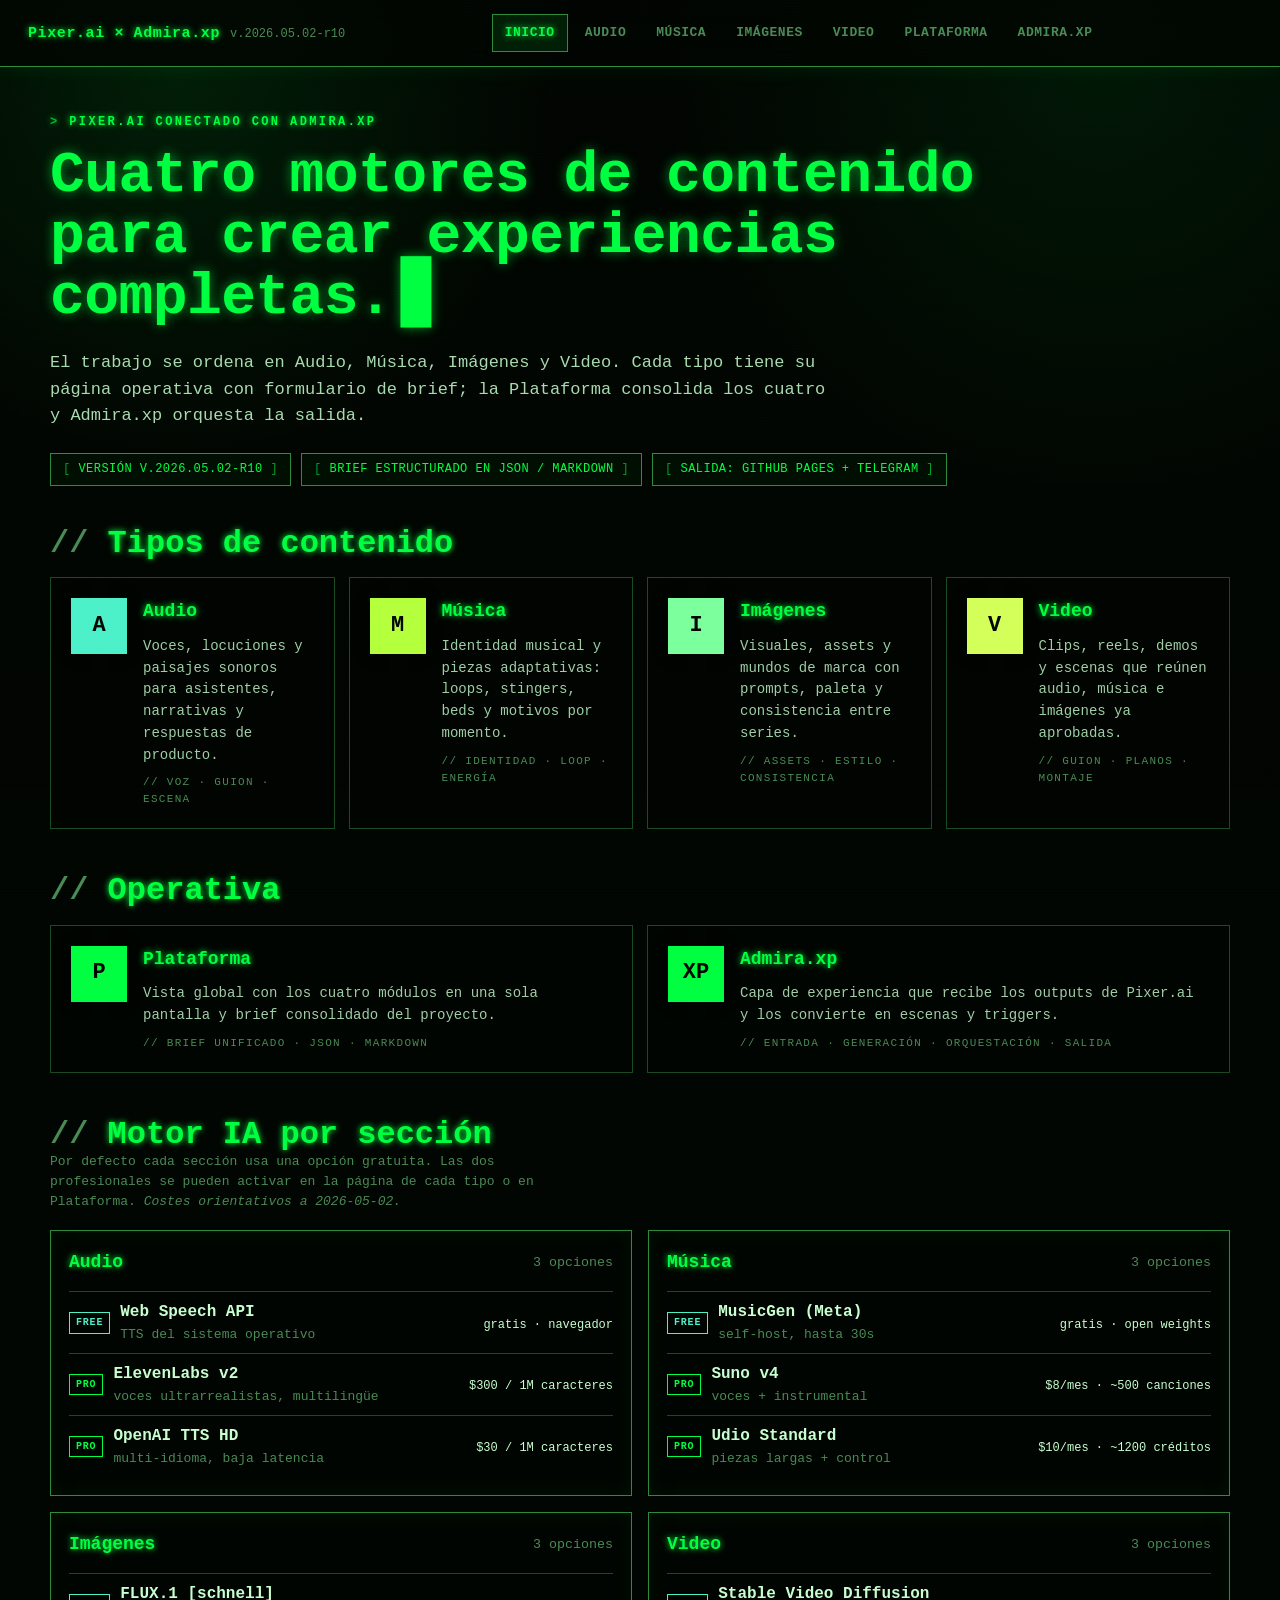
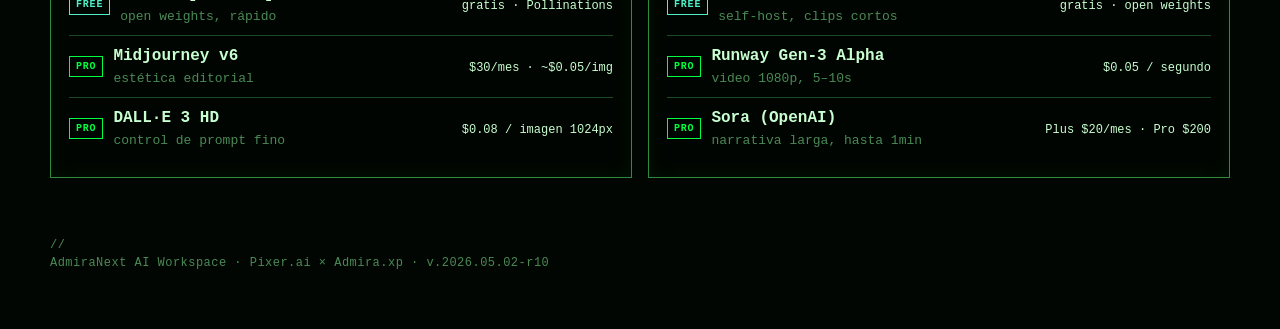
<file: v.2026.05.02-r10/index.html>
<!DOCTYPE html>
<html lang="es">
<head>
  <meta charset="utf-8">
  <meta name="viewport" content="width=device-width, initial-scale=1">
  <title>Pixer.ai x Admira.xp | Contenidos IA</title>
  <meta name="description" content="Menu operativo para crear contenidos de Audio, Musica, Imagenes y Video desde Pixer.ai conectados con Admira.xp.">
  <link rel="stylesheet" href="styles.css">
</head>
<body data-page="home">
  <canvas id="matrix-rain" aria-hidden="true"></canvas>
  <header class="topnav">
    <div class="brand"><a href="index.html" class="brand-link"><span class="brand-name">Pixer.ai × Admira.xp</span><span class="brand-version">v.2026.05.02-r10</span></a></div>
    <nav class="primary-nav">
      <a href="index.html" data-nav="home">Inicio</a>
      <a href="audio.html" data-nav="audio">Audio</a>
      <a href="musica.html" data-nav="musica">Música</a>
      <a href="imagenes.html" data-nav="imagenes">Imágenes</a>
      <a href="video.html" data-nav="video">Video</a>
      <a href="plataforma.html" data-nav="plataforma">Plataforma</a>
      <a href="admira-xp.html" data-nav="admira-xp">Admira.xp</a>
    </nav>
    <div class="topnav-actions"></div>
  </header>

  <header class="page-head">
    <p class="eyebrow home">Pixer.ai conectado con Admira.xp</p>
    <h1>Cuatro motores de contenido para crear experiencias completas.</h1>
    <p class="lead">El trabajo se ordena en Audio, Música, Imágenes y Video. Cada tipo tiene su página operativa con formulario de brief; la Plataforma consolida los cuatro y Admira.xp orquesta la salida.</p>
    <div class="topbar">
      <span class="pill">Versión v.2026.05.02-r10</span>
      <span class="pill">Brief estructurado en JSON / Markdown</span>
      <span class="pill">Salida: GitHub Pages + Telegram</span>
    </div>
  </header>

  <main>
    <section>
      <h2>Tipos de contenido</h2>
      <div class="home-grid">
        <a class="home-card" href="audio.html">
          <span class="badge audio">A</span>
          <div>
            <h3>Audio</h3>
            <p>Voces, locuciones y paisajes sonoros para asistentes, narrativas y respuestas de producto.</p>
            <small>voz · guion · escena</small>
          </div>
        </a>
        <a class="home-card" href="musica.html">
          <span class="badge music">M</span>
          <div>
            <h3>Música</h3>
            <p>Identidad musical y piezas adaptativas: loops, stingers, beds y motivos por momento.</p>
            <small>identidad · loop · energía</small>
          </div>
        </a>
        <a class="home-card" href="imagenes.html">
          <span class="badge image">I</span>
          <div>
            <h3>Imágenes</h3>
            <p>Visuales, assets y mundos de marca con prompts, paleta y consistencia entre series.</p>
            <small>assets · estilo · consistencia</small>
          </div>
        </a>
        <a class="home-card" href="video.html">
          <span class="badge video">V</span>
          <div>
            <h3>Video</h3>
            <p>Clips, reels, demos y escenas que reúnen audio, música e imágenes ya aprobadas.</p>
            <small>guion · planos · montaje</small>
          </div>
        </a>
      </div>
    </section>

    <section>
      <h2>Operativa</h2>
      <div class="home-grid">
        <a class="home-card" href="plataforma.html">
          <span class="badge platform">P</span>
          <div>
            <h3>Plataforma</h3>
            <p>Vista global con los cuatro módulos en una sola pantalla y brief consolidado del proyecto.</p>
            <small>brief unificado · JSON · Markdown</small>
          </div>
        </a>
        <a class="home-card" href="admira-xp.html">
          <span class="badge xp">XP</span>
          <div>
            <h3>Admira.xp</h3>
            <p>Capa de experiencia que recibe los outputs de Pixer.ai y los convierte en escenas y triggers.</p>
            <small>entrada · generación · orquestación · salida</small>
          </div>
        </a>
      </div>
    </section>

    <section>
      <div class="platform-head">
        <div>
          <h2>Motor IA por sección</h2>
          <p class="meta" style="color: var(--muted);">Por defecto cada sección usa una opción gratuita. Las dos profesionales se pueden activar en la página de cada tipo o en Plataforma. <em>Costes orientativos a 2026-05-02.</em></p>
        </div>
      </div>
      <div class="platform-grid" data-motor-catalog></div>
    </section>
  </main>

  <footer>
    <p>AdmiraNext AI Workspace · Pixer.ai × Admira.xp · v.2026.05.02-r10</p>
  </footer>

  <script src="matrix-rain.js"></script>
  <script src="app.js"></script>
</body>
</html>
</file>
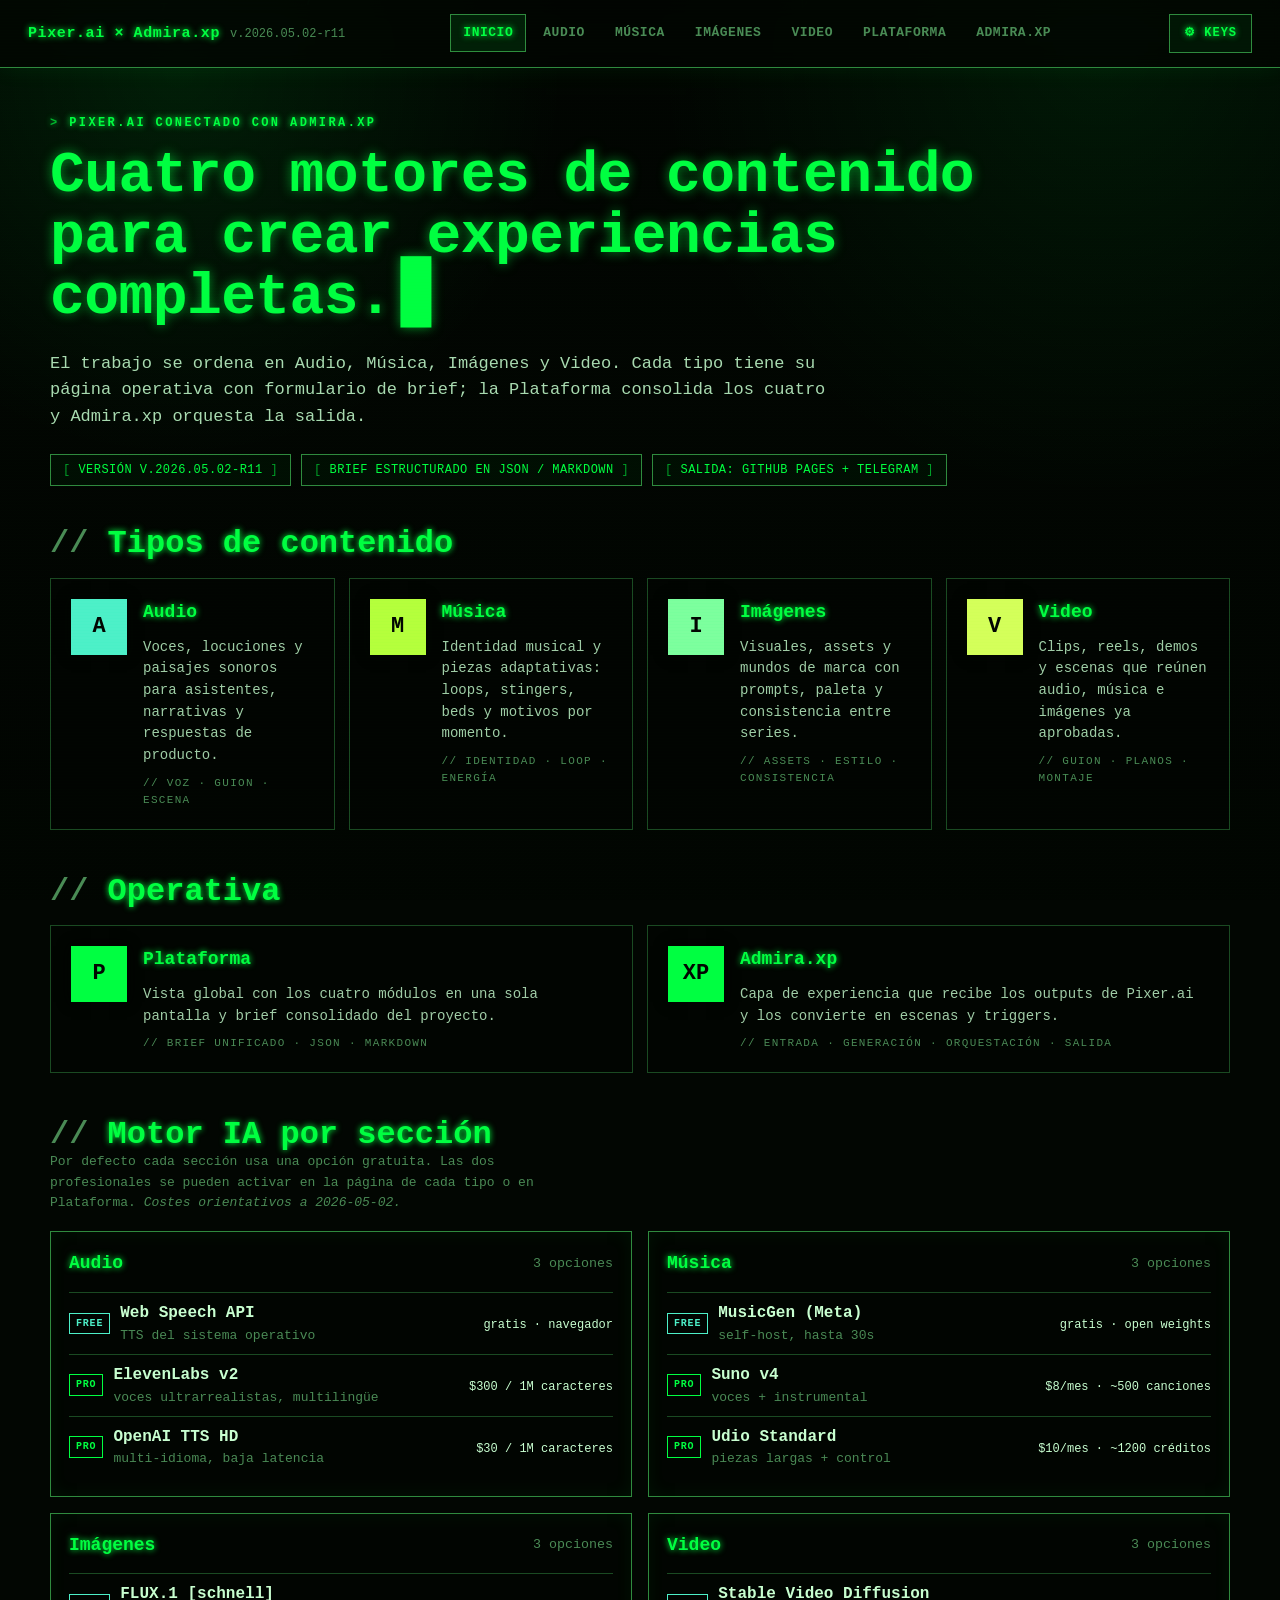
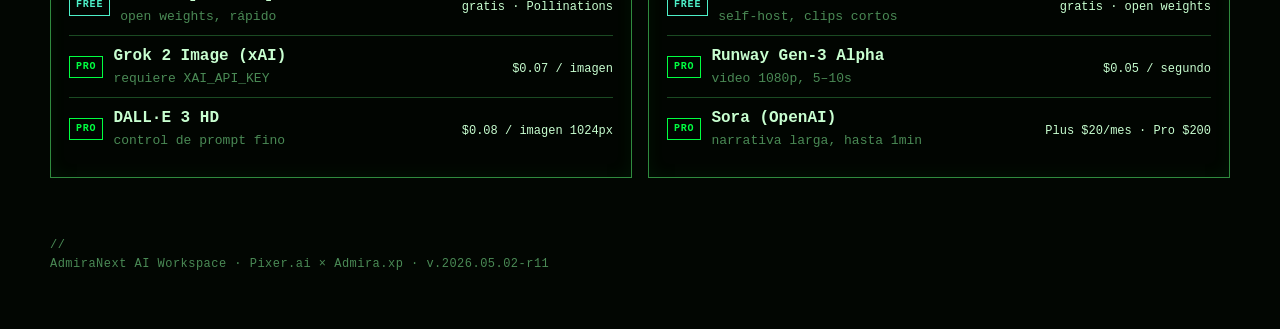
<file: v.2026.05.02-r11/index.html>
<!DOCTYPE html>
<html lang="es">
<head>
  <meta charset="utf-8">
  <meta name="viewport" content="width=device-width, initial-scale=1">
  <title>Pixer.ai x Admira.xp | Contenidos IA</title>
  <meta name="description" content="Menu operativo para crear contenidos de Audio, Musica, Imagenes y Video desde Pixer.ai conectados con Admira.xp.">
  <link rel="stylesheet" href="styles.css">
</head>
<body data-page="home">
  <canvas id="matrix-rain" aria-hidden="true"></canvas>
  <header class="topnav">
    <div class="brand"><a href="index.html" class="brand-link"><span class="brand-name">Pixer.ai × Admira.xp</span><span class="brand-version">v.2026.05.02-r11</span></a></div>
    <nav class="primary-nav">
      <a href="index.html" data-nav="home">Inicio</a>
      <a href="audio.html" data-nav="audio">Audio</a>
      <a href="musica.html" data-nav="musica">Música</a>
      <a href="imagenes.html" data-nav="imagenes">Imágenes</a>
      <a href="video.html" data-nav="video">Video</a>
      <a href="plataforma.html" data-nav="plataforma">Plataforma</a>
      <a href="admira-xp.html" data-nav="admira-xp">Admira.xp</a>
    </nav>
    <div class="topnav-actions">
      <button type="button" class="btn" id="openSettings" title="API keys">⚙ KEYS</button>
      </div>
  </header>

  <header class="page-head">
    <p class="eyebrow home">Pixer.ai conectado con Admira.xp</p>
    <h1>Cuatro motores de contenido para crear experiencias completas.</h1>
    <p class="lead">El trabajo se ordena en Audio, Música, Imágenes y Video. Cada tipo tiene su página operativa con formulario de brief; la Plataforma consolida los cuatro y Admira.xp orquesta la salida.</p>
    <div class="topbar">
      <span class="pill">Versión v.2026.05.02-r11</span>
      <span class="pill">Brief estructurado en JSON / Markdown</span>
      <span class="pill">Salida: GitHub Pages + Telegram</span>
    </div>
  </header>

  <main>
    <section>
      <h2>Tipos de contenido</h2>
      <div class="home-grid">
        <a class="home-card" href="audio.html">
          <span class="badge audio">A</span>
          <div>
            <h3>Audio</h3>
            <p>Voces, locuciones y paisajes sonoros para asistentes, narrativas y respuestas de producto.</p>
            <small>voz · guion · escena</small>
          </div>
        </a>
        <a class="home-card" href="musica.html">
          <span class="badge music">M</span>
          <div>
            <h3>Música</h3>
            <p>Identidad musical y piezas adaptativas: loops, stingers, beds y motivos por momento.</p>
            <small>identidad · loop · energía</small>
          </div>
        </a>
        <a class="home-card" href="imagenes.html">
          <span class="badge image">I</span>
          <div>
            <h3>Imágenes</h3>
            <p>Visuales, assets y mundos de marca con prompts, paleta y consistencia entre series.</p>
            <small>assets · estilo · consistencia</small>
          </div>
        </a>
        <a class="home-card" href="video.html">
          <span class="badge video">V</span>
          <div>
            <h3>Video</h3>
            <p>Clips, reels, demos y escenas que reúnen audio, música e imágenes ya aprobadas.</p>
            <small>guion · planos · montaje</small>
          </div>
        </a>
      </div>
    </section>

    <section>
      <h2>Operativa</h2>
      <div class="home-grid">
        <a class="home-card" href="plataforma.html">
          <span class="badge platform">P</span>
          <div>
            <h3>Plataforma</h3>
            <p>Vista global con los cuatro módulos en una sola pantalla y brief consolidado del proyecto.</p>
            <small>brief unificado · JSON · Markdown</small>
          </div>
        </a>
        <a class="home-card" href="admira-xp.html">
          <span class="badge xp">XP</span>
          <div>
            <h3>Admira.xp</h3>
            <p>Capa de experiencia que recibe los outputs de Pixer.ai y los convierte en escenas y triggers.</p>
            <small>entrada · generación · orquestación · salida</small>
          </div>
        </a>
      </div>
    </section>

    <section>
      <div class="platform-head">
        <div>
          <h2>Motor IA por sección</h2>
          <p class="meta" style="color: var(--muted);">Por defecto cada sección usa una opción gratuita. Las dos profesionales se pueden activar en la página de cada tipo o en Plataforma. <em>Costes orientativos a 2026-05-02.</em></p>
        </div>
      </div>
      <div class="platform-grid" data-motor-catalog></div>
    </section>
  </main>

  <footer>
    <p>AdmiraNext AI Workspace · Pixer.ai × Admira.xp · v.2026.05.02-r11</p>
  </footer>

  <dialog id="keysModal" class="keys-modal">
    <form method="dialog" class="keys-form">
      <h3>⚙ API KEYS</h3>
      <p class="keys-warn">Las claves se guardan solo en este navegador (localStorage). No se envían a ningún servidor de Pixer.ai.</p>
      <div class="field"><label for="key-elevenlabs">ElevenLabs API Key</label><input id="key-elevenlabs" type="password" autocomplete="off" placeholder="sk_..."></div>
      <div class="field"><label for="key-elevenlabs-voice">ElevenLabs Voice ID</label><input id="key-elevenlabs-voice" type="text" autocomplete="off" placeholder="EXAVITQu4vr4xnSDxMaL (Bella · default)"></div>
      <div class="field"><label for="key-xai">xAI / Grok API Key</label><input id="key-xai" type="password" autocomplete="off" placeholder="xai-..."></div>
      <div class="keys-actions">
        <button type="button" class="btn primary" id="saveKeys">Guardar</button>
        <button type="button" class="btn" id="clearKeys">Borrar todas</button>
        <button type="button" class="btn" id="closeKeys">Cerrar</button>
      </div>
    </form>
  </dialog>
  <script src="matrix-rain.js"></script>
  <script src="app.js"></script>
</body>
</html>
</file>
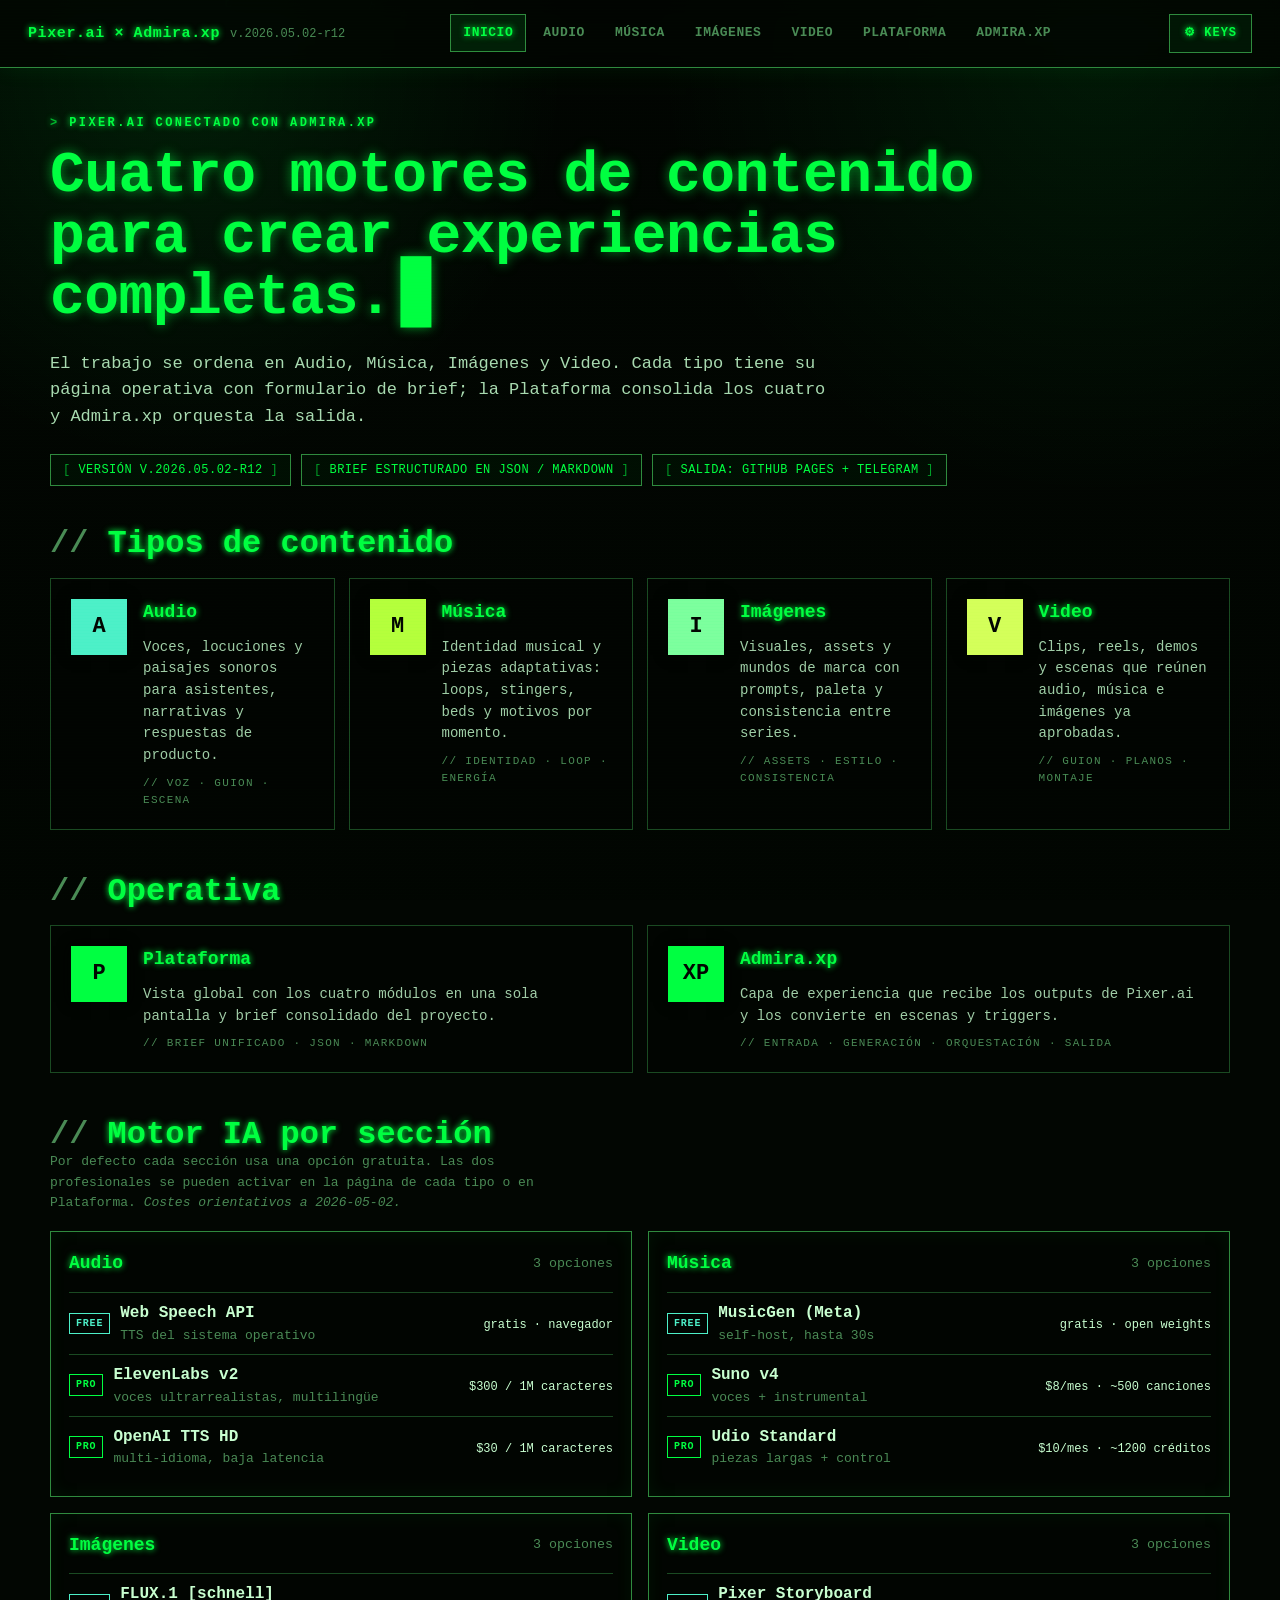
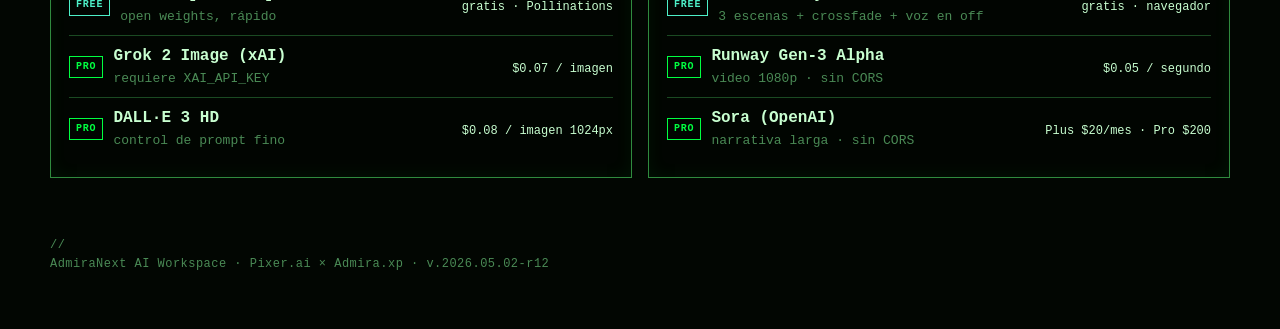
<file: v.2026.05.02-r12/index.html>
<!DOCTYPE html>
<html lang="es">
<head>
  <meta charset="utf-8">
  <meta name="viewport" content="width=device-width, initial-scale=1">
  <title>Pixer.ai x Admira.xp | Contenidos IA</title>
  <meta name="description" content="Menu operativo para crear contenidos de Audio, Musica, Imagenes y Video desde Pixer.ai conectados con Admira.xp.">
  <link rel="stylesheet" href="styles.css">
</head>
<body data-page="home">
  <canvas id="matrix-rain" aria-hidden="true"></canvas>
  <header class="topnav">
    <div class="brand"><a href="index.html" class="brand-link"><span class="brand-name">Pixer.ai × Admira.xp</span><span class="brand-version">v.2026.05.02-r12</span></a></div>
    <nav class="primary-nav">
      <a href="index.html" data-nav="home">Inicio</a>
      <a href="audio.html" data-nav="audio">Audio</a>
      <a href="musica.html" data-nav="musica">Música</a>
      <a href="imagenes.html" data-nav="imagenes">Imágenes</a>
      <a href="video.html" data-nav="video">Video</a>
      <a href="plataforma.html" data-nav="plataforma">Plataforma</a>
      <a href="admira-xp.html" data-nav="admira-xp">Admira.xp</a>
    </nav>
    <div class="topnav-actions">
      <button type="button" class="btn" id="openSettings" title="API keys">⚙ KEYS</button>
      </div>
  </header>

  <header class="page-head">
    <p class="eyebrow home">Pixer.ai conectado con Admira.xp</p>
    <h1>Cuatro motores de contenido para crear experiencias completas.</h1>
    <p class="lead">El trabajo se ordena en Audio, Música, Imágenes y Video. Cada tipo tiene su página operativa con formulario de brief; la Plataforma consolida los cuatro y Admira.xp orquesta la salida.</p>
    <div class="topbar">
      <span class="pill">Versión v.2026.05.02-r12</span>
      <span class="pill">Brief estructurado en JSON / Markdown</span>
      <span class="pill">Salida: GitHub Pages + Telegram</span>
    </div>
  </header>

  <main>
    <section>
      <h2>Tipos de contenido</h2>
      <div class="home-grid">
        <a class="home-card" href="audio.html">
          <span class="badge audio">A</span>
          <div>
            <h3>Audio</h3>
            <p>Voces, locuciones y paisajes sonoros para asistentes, narrativas y respuestas de producto.</p>
            <small>voz · guion · escena</small>
          </div>
        </a>
        <a class="home-card" href="musica.html">
          <span class="badge music">M</span>
          <div>
            <h3>Música</h3>
            <p>Identidad musical y piezas adaptativas: loops, stingers, beds y motivos por momento.</p>
            <small>identidad · loop · energía</small>
          </div>
        </a>
        <a class="home-card" href="imagenes.html">
          <span class="badge image">I</span>
          <div>
            <h3>Imágenes</h3>
            <p>Visuales, assets y mundos de marca con prompts, paleta y consistencia entre series.</p>
            <small>assets · estilo · consistencia</small>
          </div>
        </a>
        <a class="home-card" href="video.html">
          <span class="badge video">V</span>
          <div>
            <h3>Video</h3>
            <p>Clips, reels, demos y escenas que reúnen audio, música e imágenes ya aprobadas.</p>
            <small>guion · planos · montaje</small>
          </div>
        </a>
      </div>
    </section>

    <section>
      <h2>Operativa</h2>
      <div class="home-grid">
        <a class="home-card" href="plataforma.html">
          <span class="badge platform">P</span>
          <div>
            <h3>Plataforma</h3>
            <p>Vista global con los cuatro módulos en una sola pantalla y brief consolidado del proyecto.</p>
            <small>brief unificado · JSON · Markdown</small>
          </div>
        </a>
        <a class="home-card" href="admira-xp.html">
          <span class="badge xp">XP</span>
          <div>
            <h3>Admira.xp</h3>
            <p>Capa de experiencia que recibe los outputs de Pixer.ai y los convierte en escenas y triggers.</p>
            <small>entrada · generación · orquestación · salida</small>
          </div>
        </a>
      </div>
    </section>

    <section>
      <div class="platform-head">
        <div>
          <h2>Motor IA por sección</h2>
          <p class="meta" style="color: var(--muted);">Por defecto cada sección usa una opción gratuita. Las dos profesionales se pueden activar en la página de cada tipo o en Plataforma. <em>Costes orientativos a 2026-05-02.</em></p>
        </div>
      </div>
      <div class="platform-grid" data-motor-catalog></div>
    </section>
  </main>

  <footer>
    <p>AdmiraNext AI Workspace · Pixer.ai × Admira.xp · v.2026.05.02-r12</p>
  </footer>

  <dialog id="keysModal" class="keys-modal">
    <form method="dialog" class="keys-form">
      <h3>⚙ API KEYS</h3>
      <p class="keys-warn">Las claves se guardan solo en este navegador (localStorage). No se envían a ningún servidor de Pixer.ai.</p>
      <div class="field"><label for="key-elevenlabs">ElevenLabs API Key</label><input id="key-elevenlabs" type="password" autocomplete="off" placeholder="sk_..."></div>
      <div class="field"><label for="key-elevenlabs-voice">ElevenLabs Voice ID</label><input id="key-elevenlabs-voice" type="text" autocomplete="off" placeholder="EXAVITQu4vr4xnSDxMaL (Bella · default)"></div>
      <div class="field"><label for="key-xai">xAI / Grok API Key</label><input id="key-xai" type="password" autocomplete="off" placeholder="xai-..."></div>
      <div class="keys-actions">
        <button type="button" class="btn primary" id="saveKeys">Guardar</button>
        <button type="button" class="btn" id="clearKeys">Borrar todas</button>
        <button type="button" class="btn" id="closeKeys">Cerrar</button>
      </div>
    </form>
  </dialog>
  <script src="matrix-rain.js"></script>
  <script src="app.js"></script>
</body>
</html>
</file>
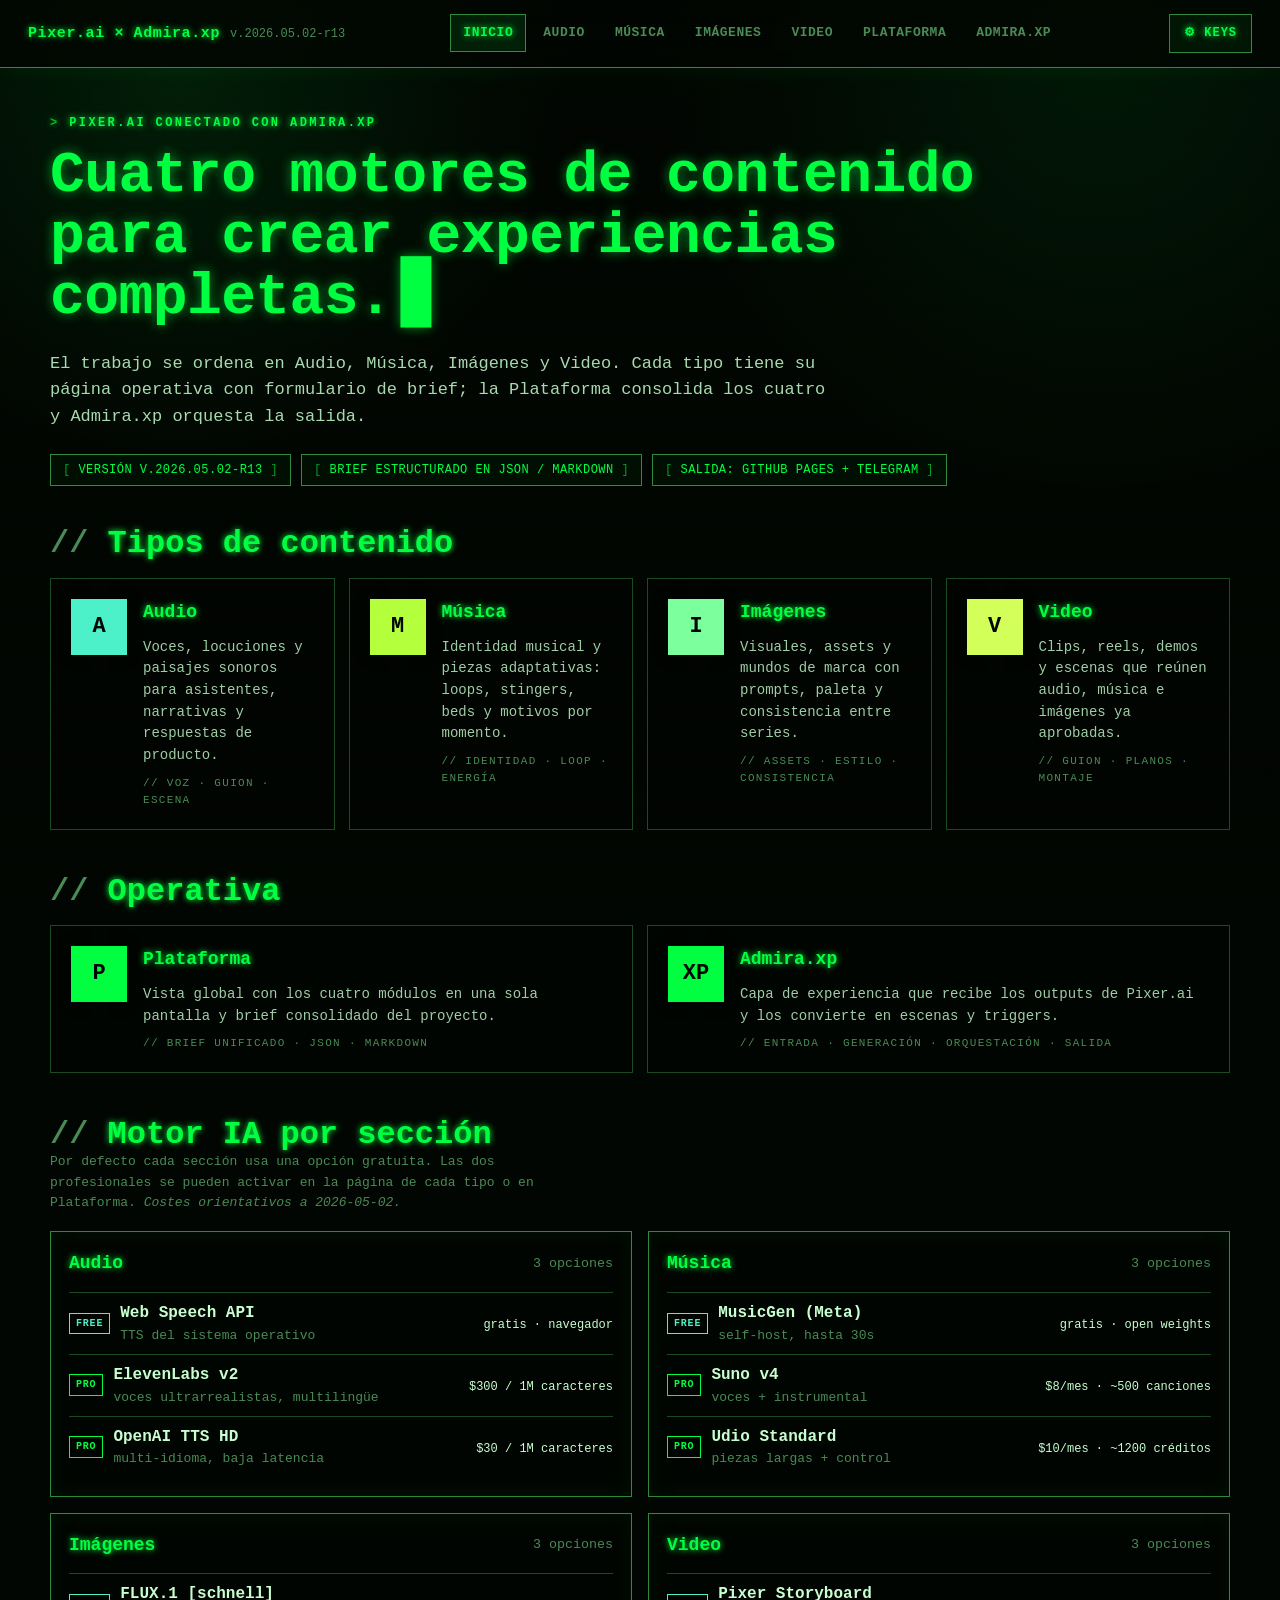
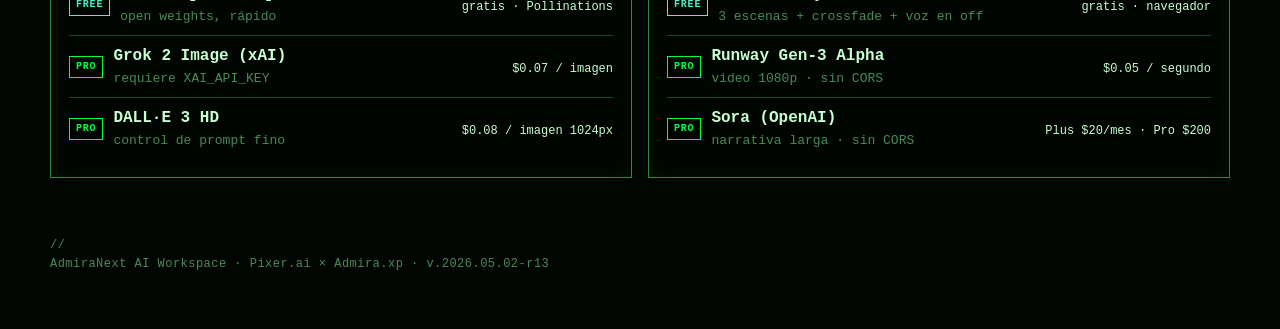
<file: v.2026.05.02-r13/index.html>
<!DOCTYPE html>
<html lang="es">
<head>
  <meta charset="utf-8">
  <meta name="viewport" content="width=device-width, initial-scale=1">
  <title>Pixer.ai x Admira.xp | Contenidos IA</title>
  <meta name="description" content="Menu operativo para crear contenidos de Audio, Musica, Imagenes y Video desde Pixer.ai conectados con Admira.xp.">
  <link rel="stylesheet" href="styles.css">
</head>
<body data-page="home">
  <canvas id="matrix-rain" aria-hidden="true"></canvas>
  <header class="topnav">
    <div class="brand"><a href="index.html" class="brand-link"><span class="brand-name">Pixer.ai × Admira.xp</span><span class="brand-version">v.2026.05.02-r13</span></a></div>
    <nav class="primary-nav">
      <a href="index.html" data-nav="home">Inicio</a>
      <a href="audio.html" data-nav="audio">Audio</a>
      <a href="musica.html" data-nav="musica">Música</a>
      <a href="imagenes.html" data-nav="imagenes">Imágenes</a>
      <a href="video.html" data-nav="video">Video</a>
      <a href="plataforma.html" data-nav="plataforma">Plataforma</a>
      <a href="admira-xp.html" data-nav="admira-xp">Admira.xp</a>
    </nav>
    <div class="topnav-actions">
      <button type="button" class="btn" id="openSettings" title="API keys">⚙ KEYS</button>
      </div>
  </header>

  <header class="page-head">
    <p class="eyebrow home">Pixer.ai conectado con Admira.xp</p>
    <h1>Cuatro motores de contenido para crear experiencias completas.</h1>
    <p class="lead">El trabajo se ordena en Audio, Música, Imágenes y Video. Cada tipo tiene su página operativa con formulario de brief; la Plataforma consolida los cuatro y Admira.xp orquesta la salida.</p>
    <div class="topbar">
      <span class="pill">Versión v.2026.05.02-r13</span>
      <span class="pill">Brief estructurado en JSON / Markdown</span>
      <span class="pill">Salida: GitHub Pages + Telegram</span>
    </div>
  </header>

  <main>
    <section>
      <h2>Tipos de contenido</h2>
      <div class="home-grid">
        <a class="home-card" href="audio.html">
          <span class="badge audio">A</span>
          <div>
            <h3>Audio</h3>
            <p>Voces, locuciones y paisajes sonoros para asistentes, narrativas y respuestas de producto.</p>
            <small>voz · guion · escena</small>
          </div>
        </a>
        <a class="home-card" href="musica.html">
          <span class="badge music">M</span>
          <div>
            <h3>Música</h3>
            <p>Identidad musical y piezas adaptativas: loops, stingers, beds y motivos por momento.</p>
            <small>identidad · loop · energía</small>
          </div>
        </a>
        <a class="home-card" href="imagenes.html">
          <span class="badge image">I</span>
          <div>
            <h3>Imágenes</h3>
            <p>Visuales, assets y mundos de marca con prompts, paleta y consistencia entre series.</p>
            <small>assets · estilo · consistencia</small>
          </div>
        </a>
        <a class="home-card" href="video.html">
          <span class="badge video">V</span>
          <div>
            <h3>Video</h3>
            <p>Clips, reels, demos y escenas que reúnen audio, música e imágenes ya aprobadas.</p>
            <small>guion · planos · montaje</small>
          </div>
        </a>
      </div>
    </section>

    <section>
      <h2>Operativa</h2>
      <div class="home-grid">
        <a class="home-card" href="plataforma.html">
          <span class="badge platform">P</span>
          <div>
            <h3>Plataforma</h3>
            <p>Vista global con los cuatro módulos en una sola pantalla y brief consolidado del proyecto.</p>
            <small>brief unificado · JSON · Markdown</small>
          </div>
        </a>
        <a class="home-card" href="admira-xp.html">
          <span class="badge xp">XP</span>
          <div>
            <h3>Admira.xp</h3>
            <p>Capa de experiencia que recibe los outputs de Pixer.ai y los convierte en escenas y triggers.</p>
            <small>entrada · generación · orquestación · salida</small>
          </div>
        </a>
      </div>
    </section>

    <section>
      <div class="platform-head">
        <div>
          <h2>Motor IA por sección</h2>
          <p class="meta" style="color: var(--muted);">Por defecto cada sección usa una opción gratuita. Las dos profesionales se pueden activar en la página de cada tipo o en Plataforma. <em>Costes orientativos a 2026-05-02.</em></p>
        </div>
      </div>
      <div class="platform-grid" data-motor-catalog></div>
    </section>
  </main>

  <footer>
    <p>AdmiraNext AI Workspace · Pixer.ai × Admira.xp · v.2026.05.02-r13</p>
  </footer>

  <dialog id="keysModal" class="keys-modal">
    <form method="dialog" class="keys-form">
      <h3>⚙ API KEYS</h3>
      <p class="keys-warn">Las claves se guardan solo en este navegador (localStorage). No se envían a ningún servidor de Pixer.ai.</p>
      <div class="field"><label for="key-elevenlabs">ElevenLabs API Key</label><input id="key-elevenlabs" type="password" autocomplete="off" placeholder="sk_..."></div>
      <div class="field"><label for="key-elevenlabs-voice">ElevenLabs Voice ID</label><input id="key-elevenlabs-voice" type="text" autocomplete="off" placeholder="EXAVITQu4vr4xnSDxMaL (Bella · default)"></div>
      <div class="field"><label for="key-xai">xAI / Grok API Key</label><input id="key-xai" type="password" autocomplete="off" placeholder="xai-..."></div>
      <div class="keys-actions">
        <button type="button" class="btn primary" id="saveKeys">Guardar</button>
        <button type="button" class="btn" id="clearKeys">Borrar todas</button>
        <button type="button" class="btn" id="closeKeys">Cerrar</button>
      </div>
    </form>
  </dialog>
  <script src="matrix-rain.js"></script>
  <script src="app.js"></script>
</body>
</html>
</file>
<file: v.2026.05.02-r10/styles.css>
:root {
  color-scheme: dark;
  --bg: #020602;
  --panel: #061a08;
  --panel-2: #082410;
  --ink: #c8ffd0;
  --muted: #4a8a55;
  --line: #1a4a22;
  --line-bright: #2f8a3e;
  --audio: #4df0c8;
  --music: #b5ff3c;
  --image: #7dff9e;
  --video: #d4ff5a;
  --xp: #00ff41;
  --matrix: #00ff41;
  --matrix-deep: #00b82e;
  --glow: 0 0 6px currentColor;
}
* { box-sizing: border-box; }
html { scroll-behavior: smooth; }
body {
  margin: 0;
  font-family: "JetBrains Mono", "IBM Plex Mono", "Fira Code", ui-monospace, SFMono-Regular, Menlo, Consolas, monospace;
  background: var(--bg);
  color: var(--ink);
  line-height: 1.55;
  position: relative;
  overflow-x: hidden;
}

/* Digital rain canvas */
#matrix-rain {
  position: fixed;
  inset: 0;
  width: 100%;
  height: 100%;
  z-index: -2;
  pointer-events: none;
  opacity: .35;
}

/* Background tint over rain */
body::before {
  content: "";
  position: fixed;
  inset: 0;
  z-index: -1;
  pointer-events: none;
  background:
    radial-gradient(circle at 14% 8%, rgba(0, 255, 65, .10), transparent 28%),
    radial-gradient(circle at 86% 6%, rgba(0, 255, 65, .08), transparent 32%),
    linear-gradient(180deg, rgba(2,6,2,.55), rgba(2,6,2,.78) 46%, rgba(2,6,2,.55));
}

/* CRT scanlines */
body::after {
  content: "";
  position: fixed;
  inset: 0;
  z-index: 200;
  pointer-events: none;
  background: repeating-linear-gradient(
    180deg,
    rgba(0, 255, 65, .035) 0px,
    rgba(0, 255, 65, .035) 1px,
    transparent 1px,
    transparent 3px
  );
  mix-blend-mode: overlay;
}

a { color: inherit; }

::selection { background: var(--matrix); color: #020602; text-shadow: none; }

/* Scrollbar */
::-webkit-scrollbar { width: 8px; height: 8px; }
::-webkit-scrollbar-track { background: #020602; }
::-webkit-scrollbar-thumb { background: var(--matrix-deep); border-radius: 0; }
::-webkit-scrollbar-thumb:hover { background: var(--matrix); }

/* Topnav común */
.topnav {
  position: sticky;
  top: 0;
  z-index: 50;
  display: grid;
  grid-template-columns: auto 1fr auto;
  gap: 18px;
  align-items: center;
  padding: 14px 28px;
  background: rgba(2, 6, 2, .82);
  backdrop-filter: blur(10px);
  -webkit-backdrop-filter: blur(10px);
  border-bottom: 1px solid var(--line-bright);
  box-shadow: 0 0 24px rgba(0, 255, 65, .08);
}
.brand-link { display: inline-flex; align-items: baseline; gap: 10px; text-decoration: none; }
.brand-name { font-weight: 700; letter-spacing: .04em; font-size: 15px; color: var(--matrix); text-shadow: var(--glow); }
.brand-version { color: var(--muted); font-size: 12px; }
.primary-nav { display: flex; flex-wrap: wrap; gap: 4px; justify-content: center; }
.primary-nav a {
  padding: 8px 12px;
  border-radius: 0;
  text-decoration: none;
  color: var(--muted);
  font-size: 13px;
  font-weight: 600;
  letter-spacing: .04em;
  border: 1px solid transparent;
  text-transform: uppercase;
}
.primary-nav a:hover { color: var(--matrix); background: rgba(0,255,65,.06); text-shadow: var(--glow); }
body[data-page="home"] .primary-nav a[data-nav="home"],
body[data-page="audio"] .primary-nav a[data-nav="audio"],
body[data-page="musica"] .primary-nav a[data-nav="musica"],
body[data-page="imagenes"] .primary-nav a[data-nav="imagenes"],
body[data-page="video"] .primary-nav a[data-nav="video"],
body[data-page="plataforma"] .primary-nav a[data-nav="plataforma"],
body[data-page="admira-xp"] .primary-nav a[data-nav="admira-xp"] {
  color: var(--matrix);
  background: rgba(0,255,65,.10);
  border-color: var(--line-bright);
  text-shadow: var(--glow);
}
.topnav-actions { display: flex; gap: 8px; align-items: center; }
.btn-back, .btn {
  border: 1px solid var(--line-bright);
  background: rgba(0,255,65,.06);
  color: var(--matrix);
  font: inherit;
  font-size: 12px;
  font-weight: 700;
  letter-spacing: .08em;
  text-transform: uppercase;
  padding: 9px 14px;
  border-radius: 0;
  cursor: pointer;
  text-decoration: none;
  display: inline-flex;
  align-items: center;
  gap: 6px;
  text-shadow: var(--glow);
}
.btn:hover, .btn-back:hover { background: rgba(0,255,65,.14); border-color: var(--matrix); box-shadow: var(--glow); }
.btn.primary { background: var(--matrix); color: #020602; border-color: var(--matrix); text-shadow: none; box-shadow: var(--glow); }
.btn.primary:hover { filter: brightness(1.15); }

/* Botón REPRODUCIR — destacado */
.btn.play {
  background: var(--matrix);
  color: #020602;
  border: 2px solid var(--matrix);
  font-size: 14px;
  font-weight: 800;
  letter-spacing: .14em;
  padding: 12px 22px;
  text-shadow: none;
  box-shadow: 0 0 12px rgba(0,255,65,.7), 0 0 32px rgba(0,255,65,.35);
  animation: play-pulse 1.6s ease-in-out infinite;
}
.btn.play:hover {
  filter: brightness(1.18);
  box-shadow: 0 0 18px rgba(0,255,65,.9), 0 0 48px rgba(0,255,65,.55);
  transform: translateY(-1px);
}
@keyframes play-pulse {
  0%, 100% { box-shadow: 0 0 12px rgba(0,255,65,.7), 0 0 32px rgba(0,255,65,.35); }
  50%      { box-shadow: 0 0 18px rgba(0,255,65,.9), 0 0 56px rgba(0,255,65,.55); }
}

/* Player area (output real: audio/musica/imagen/video) */
.player-area { margin-top: 22px; }
.player-card {
  border: 1px solid var(--matrix);
  border-radius: 0;
  background: rgba(0,0,0,.78);
  padding: 18px;
  box-shadow: 0 0 24px rgba(0,255,65,.18) inset, 0 0 18px rgba(0,255,65,.10);
  display: grid;
  gap: 12px;
}
.player-head {
  font-size: 13px;
  font-weight: 800;
  letter-spacing: .12em;
  text-transform: uppercase;
  color: var(--matrix);
  text-shadow: var(--glow);
  border-bottom: 1px dashed var(--line-bright);
  padding-bottom: 8px;
}
.player-body {
  margin: 0;
  padding: 12px;
  background: #000;
  border: 1px solid var(--line-bright);
  color: var(--matrix);
  font-family: inherit;
  font-size: 12px;
  line-height: 1.55;
  white-space: pre-wrap;
  word-break: break-word;
  text-shadow: 0 0 4px rgba(0,255,65,.6);
}
.player-foot { color: var(--muted); font-size: 11px; letter-spacing: .04em; }
.player-msg { color: var(--matrix); font-size: 13px; }
.player-img-wrap { position: relative; min-height: 160px; display: grid; place-items: center; border: 1px dashed var(--line-bright); padding: 6px; }
.player-img { max-width: 100%; height: auto; display: block; border: 1px solid var(--matrix); box-shadow: 0 0 18px rgba(0,255,65,.30); }
.player-loading { color: var(--matrix); font-size: 12px; letter-spacing: .12em; animation: blink 1s steps(2) infinite; position: absolute; }

main, header.page-head, footer { width: min(1180px, calc(100% - 40px)); margin: 0 auto; position: relative; }
header.page-head { padding: 46px 0 18px; }
.eyebrow {
  margin: 0 0 14px;
  font-size: 12px;
  font-weight: 700;
  letter-spacing: .2em;
  text-transform: uppercase;
  text-shadow: var(--glow);
}
.eyebrow::before { content: "> "; opacity: .7; }
.eyebrow.audio { color: var(--audio); }
.eyebrow.music { color: var(--music); }
.eyebrow.image { color: var(--image); }
.eyebrow.video { color: var(--video); }
.eyebrow.xp { color: var(--xp); }
.eyebrow.home { color: var(--matrix); }
h1 {
  margin: 0;
  max-width: 960px;
  font-size: clamp(32px, 5.2vw, 58px);
  line-height: 1.05;
  letter-spacing: -.01em;
  color: var(--matrix);
  text-shadow: 0 0 12px rgba(0,255,65,.55);
  font-weight: 700;
}
h1::after {
  content: "▋";
  display: inline-block;
  margin-left: .15em;
  color: var(--matrix);
  animation: blink 1s steps(2) infinite;
}
@keyframes blink { 50% { opacity: 0; } }
.lead { margin: 22px 0 0; max-width: 780px; color: var(--ink); font-size: clamp(15px, 1.5vw, 17px); opacity: .85; }
.topbar { display: flex; flex-wrap: wrap; gap: 10px; margin-top: 24px; }
.pill {
  border: 1px solid var(--line-bright);
  border-radius: 0;
  padding: 6px 12px;
  color: var(--matrix);
  background: rgba(0,255,65,.04);
  font-size: 12px;
  letter-spacing: .04em;
  text-transform: uppercase;
}
.pill::before { content: "[ "; opacity: .6; }
.pill::after { content: " ]"; opacity: .6; }
section { padding: 22px 0; }
h2 {
  margin: 0 0 16px;
  font-size: clamp(22px, 2.8vw, 32px);
  line-height: 1.1;
  color: var(--matrix);
  text-shadow: var(--glow);
  font-weight: 700;
}
h2::before { content: "// "; color: var(--muted); text-shadow: none; }
h3 { margin: 0 0 10px; font-size: 18px; color: var(--matrix); text-shadow: var(--glow); font-weight: 700; }
p { margin: 0; }

/* Home: cards */
.home-grid { display: grid; grid-template-columns: repeat(auto-fit, minmax(260px, 1fr)); gap: 14px; }
.home-card {
  display: grid;
  grid-template-columns: 56px 1fr;
  gap: 16px;
  padding: 20px;
  border: 1px solid var(--line);
  border-radius: 0;
  background: rgba(2, 6, 2, .82);
  text-decoration: none;
  color: inherit;
  transition: border-color .15s, transform .15s, background .15s, box-shadow .15s;
  position: relative;
}
.home-card:hover {
  transform: translateY(-2px);
  background: rgba(0, 25, 8, .92);
  border-color: var(--matrix);
  box-shadow: 0 0 24px rgba(0,255,65,.20);
}
.home-card .badge {
  display: inline-flex; align-items: center; justify-content: center;
  width: 56px; height: 56px;
  border-radius: 0;
  font-weight: 800;
  font-size: 22px;
  font-family: inherit;
  color: #020602;
  text-shadow: none;
  box-shadow: 0 0 12px currentColor;
}
.home-card .badge.audio { background: var(--audio); color: #020602; }
.home-card .badge.music { background: var(--music); color: #020602; }
.home-card .badge.image { background: var(--image); color: #020602; }
.home-card .badge.video { background: var(--video); color: #020602; }
.home-card .badge.xp { background: var(--xp); color: #020602; }
.home-card .badge.platform { background: var(--matrix); color: #020602; }
.home-card p { color: var(--ink); opacity: .8; margin-top: 4px; font-size: 14px; }
.home-card small { color: var(--muted); font-size: 11px; letter-spacing: .12em; text-transform: uppercase; display: block; margin-top: 8px; }
.home-card small::before { content: "// "; }

/* Modulo formulario (Audio/Musica/Imagenes/Video) */
.module {
  border: 1px solid var(--line-bright);
  border-radius: 0;
  background: rgba(2, 6, 2, .85);
  padding: 22px;
  box-shadow: 0 0 18px rgba(0,255,65,.06) inset;
}
.module-head { display: flex; align-items: center; justify-content: space-between; gap: 12px; margin-bottom: 14px; }
.module-head h3 { margin: 0; }
.module small { color: var(--muted); }
.module .accent { width: 10px; height: 10px; border-radius: 0; display: inline-block; margin-right: 8px; vertical-align: middle; box-shadow: 0 0 8px currentColor; }
.module form { display: grid; gap: 12px; }
.field { display: grid; gap: 6px; }
.field label { font-size: 11px; font-weight: 700; letter-spacing: .12em; text-transform: uppercase; color: var(--matrix); text-shadow: var(--glow); }
.field label::before { content: "> "; opacity: .7; }
.field input, .field select, .field textarea {
  width: 100%;
  padding: 10px 12px;
  border-radius: 0;
  border: 1px solid var(--line-bright);
  background: rgba(0, 0, 0, .55);
  color: var(--ink);
  font: inherit;
  font-size: 13px;
}
.field textarea { min-height: 80px; resize: vertical; }
.field input:focus, .field select:focus, .field textarea:focus {
  outline: none;
  border-color: var(--matrix);
  background: rgba(0, 0, 0, .85);
  box-shadow: 0 0 12px rgba(0,255,65,.30);
  color: var(--matrix);
}
.field input::placeholder, .field textarea::placeholder { color: var(--muted); opacity: .7; }
.row2 { display: grid; grid-template-columns: 1fr 1fr; gap: 10px; }
.chips { display: flex; flex-wrap: wrap; gap: 6px; }
.chip {
  display: inline-flex; align-items: center; gap: 6px;
  padding: 6px 10px; border-radius: 0;
  border: 1px solid var(--line-bright); background: rgba(0,255,65,.04);
  color: var(--muted); font-size: 12px; cursor: pointer; user-select: none;
  letter-spacing: .04em; text-transform: uppercase;
}
.chip input { display: none; }
.chip.active { color: var(--matrix); border-color: var(--matrix); background: rgba(0,255,65,.14); text-shadow: var(--glow); box-shadow: 0 0 8px rgba(0,255,65,.20); }

/* Selector de motor IA */
.motor-section { margin-bottom: 14px; }
.motor-section .motor-head { display: flex; align-items: baseline; justify-content: space-between; gap: 10px; margin-bottom: 8px; flex-wrap: wrap; }
.motor-section .motor-title { font-size: 11px; font-weight: 700; letter-spacing: .12em; text-transform: uppercase; color: var(--matrix); text-shadow: var(--glow); }
.motor-section .motor-title::before { content: "> "; opacity: .7; }
.motor-section .motor-disclaimer { font-size: 11px; color: var(--muted); opacity: .8; }
.motor-grid { display: grid; grid-template-columns: repeat(3, minmax(0, 1fr)); gap: 8px; }
.motor-opt { position: relative; }
.motor-opt input { position: absolute; inset: 0; opacity: 0; cursor: pointer; }
.motor-opt > label {
  display: block;
  border: 1px solid var(--line-bright);
  border-radius: 0;
  padding: 10px 12px;
  background: rgba(0,255,65,.03);
  cursor: pointer;
  transition: border-color .15s, background .15s, box-shadow .15s;
  text-transform: none;
  letter-spacing: 0;
  font-size: 12px;
  color: var(--ink);
  font-weight: 400;
}
.motor-opt > label:hover { border-color: var(--matrix); background: rgba(0,255,65,.06); }
.motor-opt input:checked + label { border-color: var(--matrix); background: rgba(0,255,65,.14); box-shadow: 0 0 12px rgba(0,255,65,.25); }
.motor-name { display: flex; align-items: center; gap: 6px; font-weight: 700; font-size: 13px; color: var(--matrix); text-shadow: var(--glow); }
.motor-tag { font-size: 10px; font-weight: 800; letter-spacing: .08em; text-transform: uppercase; padding: 2px 6px; border-radius: 0; border: 1px solid currentColor; }
.motor-tag.free { color: var(--audio); }
.motor-tag.pro { color: var(--xp); }
.motor-cost { display: block; margin-top: 4px; font-size: 12px; color: var(--ink); font-family: inherit; }
.motor-desc { display: block; margin-top: 2px; font-size: 11px; color: var(--muted); }
@media (max-width: 720px) { .motor-grid { grid-template-columns: 1fr; } }

/* Brief output */
.brief-area {
  margin-top: 22px;
  border: 1px solid var(--line-bright);
  border-radius: 0;
  background: rgba(0,0,0,.6);
  padding: 18px;
  box-shadow: 0 0 18px rgba(0,255,65,.08) inset;
}
.brief-head { display: flex; align-items: center; justify-content: space-between; gap: 12px; flex-wrap: wrap; margin-bottom: 12px; }
.brief-head h3 { margin: 0; font-size: 16px; }
.brief-head h3::before { content: "[OK] "; color: var(--matrix); opacity: .8; }
.brief-actions { display: flex; gap: 8px; flex-wrap: wrap; }
pre.brief {
  margin: 0;
  padding: 14px;
  background: #000;
  border: 1px solid var(--line-bright);
  border-radius: 0;
  color: var(--matrix);
  font-family: inherit;
  font-size: 12px;
  line-height: 1.55;
  max-height: 460px;
  overflow: auto;
  white-space: pre-wrap;
  word-break: break-word;
  text-shadow: 0 0 4px rgba(0,255,65,.6);
}

/* Plataforma grid */
.platform-grid { display: grid; grid-template-columns: repeat(2, minmax(0, 1fr)); gap: 16px; }
.platform-head { display: flex; flex-wrap: wrap; gap: 12px; align-items: end; justify-content: space-between; margin-bottom: 18px; }
.platform-head h2 { margin: 0; }
.platform-head .meta { color: var(--muted); font-size: 13px; max-width: 540px; }

/* Admira.xp page */
.xp-flow { display: grid; gap: 12px; margin-top: 18px; grid-template-columns: repeat(auto-fit, minmax(220px, 1fr)); }
.xp-step {
  border: 1px solid var(--line-bright);
  border-radius: 0;
  padding: 16px;
  background: linear-gradient(180deg, rgba(0,255,65,.10), rgba(2,6,2,.92));
  box-shadow: 0 0 14px rgba(0,255,65,.06);
}
.xp-step strong { display: block; margin-bottom: 6px; color: var(--matrix); text-shadow: var(--glow); }
.xp-step p { color: var(--ink); opacity: .82; font-size: 13px; }
.xp-roles { display: grid; grid-template-columns: repeat(auto-fit, minmax(220px, 1fr)); gap: 14px; margin-top: 14px; }
.xp-role {
  border: 1px solid var(--line);
  border-radius: 0;
  padding: 16px;
  background: rgba(2,6,2,.85);
}
.xp-role h4 { margin: 0 0 6px; font-size: 14px; color: var(--matrix); text-shadow: var(--glow); }
.xp-role p { color: var(--ink); opacity: .8; font-size: 13px; }

.toast {
  position: fixed; bottom: 22px; left: 50%; transform: translateX(-50%);
  background: var(--matrix); color: #020602;
  padding: 10px 16px; border-radius: 0; font-weight: 700; font-size: 13px;
  letter-spacing: .08em; text-transform: uppercase;
  box-shadow: 0 0 24px rgba(0,255,65,.55);
  opacity: 0; pointer-events: none; transition: opacity .18s;
  z-index: 100;
}
.toast.show { opacity: 1; }

footer { padding: 36px 0 56px; color: var(--muted); font-size: 12px; letter-spacing: .04em; }
footer::before { content: "// "; }

@media (max-width: 880px) {
  .topnav { grid-template-columns: 1fr auto; padding: 12px 18px; }
  .primary-nav { grid-column: 1 / -1; justify-content: flex-start; overflow-x: auto; flex-wrap: nowrap; }
  .platform-grid { grid-template-columns: 1fr; }
  .row2 { grid-template-columns: 1fr; }
}
</file>
<file: v.2026.05.02-r11/styles.css>
:root {
  color-scheme: dark;
  --bg: #020602;
  --panel: #061a08;
  --panel-2: #082410;
  --ink: #c8ffd0;
  --muted: #4a8a55;
  --line: #1a4a22;
  --line-bright: #2f8a3e;
  --audio: #4df0c8;
  --music: #b5ff3c;
  --image: #7dff9e;
  --video: #d4ff5a;
  --xp: #00ff41;
  --matrix: #00ff41;
  --matrix-deep: #00b82e;
  --glow: 0 0 6px currentColor;
}
* { box-sizing: border-box; }
html { scroll-behavior: smooth; }
body {
  margin: 0;
  font-family: "JetBrains Mono", "IBM Plex Mono", "Fira Code", ui-monospace, SFMono-Regular, Menlo, Consolas, monospace;
  background: var(--bg);
  color: var(--ink);
  line-height: 1.55;
  position: relative;
  overflow-x: hidden;
}

/* Digital rain canvas */
#matrix-rain {
  position: fixed;
  inset: 0;
  width: 100%;
  height: 100%;
  z-index: -2;
  pointer-events: none;
  opacity: .35;
}

/* Background tint over rain */
body::before {
  content: "";
  position: fixed;
  inset: 0;
  z-index: -1;
  pointer-events: none;
  background:
    radial-gradient(circle at 14% 8%, rgba(0, 255, 65, .10), transparent 28%),
    radial-gradient(circle at 86% 6%, rgba(0, 255, 65, .08), transparent 32%),
    linear-gradient(180deg, rgba(2,6,2,.55), rgba(2,6,2,.78) 46%, rgba(2,6,2,.55));
}

/* CRT scanlines */
body::after {
  content: "";
  position: fixed;
  inset: 0;
  z-index: 200;
  pointer-events: none;
  background: repeating-linear-gradient(
    180deg,
    rgba(0, 255, 65, .035) 0px,
    rgba(0, 255, 65, .035) 1px,
    transparent 1px,
    transparent 3px
  );
  mix-blend-mode: overlay;
}

a { color: inherit; }

::selection { background: var(--matrix); color: #020602; text-shadow: none; }

/* Scrollbar */
::-webkit-scrollbar { width: 8px; height: 8px; }
::-webkit-scrollbar-track { background: #020602; }
::-webkit-scrollbar-thumb { background: var(--matrix-deep); border-radius: 0; }
::-webkit-scrollbar-thumb:hover { background: var(--matrix); }

/* Topnav común */
.topnav {
  position: sticky;
  top: 0;
  z-index: 50;
  display: grid;
  grid-template-columns: auto 1fr auto;
  gap: 18px;
  align-items: center;
  padding: 14px 28px;
  background: rgba(2, 6, 2, .82);
  backdrop-filter: blur(10px);
  -webkit-backdrop-filter: blur(10px);
  border-bottom: 1px solid var(--line-bright);
  box-shadow: 0 0 24px rgba(0, 255, 65, .08);
}
.brand-link { display: inline-flex; align-items: baseline; gap: 10px; text-decoration: none; }
.brand-name { font-weight: 700; letter-spacing: .04em; font-size: 15px; color: var(--matrix); text-shadow: var(--glow); }
.brand-version { color: var(--muted); font-size: 12px; }
.primary-nav { display: flex; flex-wrap: wrap; gap: 4px; justify-content: center; }
.primary-nav a {
  padding: 8px 12px;
  border-radius: 0;
  text-decoration: none;
  color: var(--muted);
  font-size: 13px;
  font-weight: 600;
  letter-spacing: .04em;
  border: 1px solid transparent;
  text-transform: uppercase;
}
.primary-nav a:hover { color: var(--matrix); background: rgba(0,255,65,.06); text-shadow: var(--glow); }
body[data-page="home"] .primary-nav a[data-nav="home"],
body[data-page="audio"] .primary-nav a[data-nav="audio"],
body[data-page="musica"] .primary-nav a[data-nav="musica"],
body[data-page="imagenes"] .primary-nav a[data-nav="imagenes"],
body[data-page="video"] .primary-nav a[data-nav="video"],
body[data-page="plataforma"] .primary-nav a[data-nav="plataforma"],
body[data-page="admira-xp"] .primary-nav a[data-nav="admira-xp"] {
  color: var(--matrix);
  background: rgba(0,255,65,.10);
  border-color: var(--line-bright);
  text-shadow: var(--glow);
}
.topnav-actions { display: flex; gap: 8px; align-items: center; }
.btn-back, .btn {
  border: 1px solid var(--line-bright);
  background: rgba(0,255,65,.06);
  color: var(--matrix);
  font: inherit;
  font-size: 12px;
  font-weight: 700;
  letter-spacing: .08em;
  text-transform: uppercase;
  padding: 9px 14px;
  border-radius: 0;
  cursor: pointer;
  text-decoration: none;
  display: inline-flex;
  align-items: center;
  gap: 6px;
  text-shadow: var(--glow);
}
.btn:hover, .btn-back:hover { background: rgba(0,255,65,.14); border-color: var(--matrix); box-shadow: var(--glow); }
.btn.primary { background: var(--matrix); color: #020602; border-color: var(--matrix); text-shadow: none; box-shadow: var(--glow); }
.btn.primary:hover { filter: brightness(1.15); }

/* Botón REPRODUCIR — destacado */
.btn.play {
  background: var(--matrix);
  color: #020602;
  border: 2px solid var(--matrix);
  font-size: 14px;
  font-weight: 800;
  letter-spacing: .14em;
  padding: 12px 22px;
  text-shadow: none;
  box-shadow: 0 0 12px rgba(0,255,65,.7), 0 0 32px rgba(0,255,65,.35);
  animation: play-pulse 1.6s ease-in-out infinite;
}
.btn.play:hover {
  filter: brightness(1.18);
  box-shadow: 0 0 18px rgba(0,255,65,.9), 0 0 48px rgba(0,255,65,.55);
  transform: translateY(-1px);
}
@keyframes play-pulse {
  0%, 100% { box-shadow: 0 0 12px rgba(0,255,65,.7), 0 0 32px rgba(0,255,65,.35); }
  50%      { box-shadow: 0 0 18px rgba(0,255,65,.9), 0 0 56px rgba(0,255,65,.55); }
}

/* Player area (output real: audio/musica/imagen/video) */
.player-area { margin-top: 22px; }
.player-card {
  border: 1px solid var(--matrix);
  border-radius: 0;
  background: rgba(0,0,0,.78);
  padding: 18px;
  box-shadow: 0 0 24px rgba(0,255,65,.18) inset, 0 0 18px rgba(0,255,65,.10);
  display: grid;
  gap: 12px;
}
.player-head {
  font-size: 13px;
  font-weight: 800;
  letter-spacing: .12em;
  text-transform: uppercase;
  color: var(--matrix);
  text-shadow: var(--glow);
  border-bottom: 1px dashed var(--line-bright);
  padding-bottom: 8px;
}
.player-body {
  margin: 0;
  padding: 12px;
  background: #000;
  border: 1px solid var(--line-bright);
  color: var(--matrix);
  font-family: inherit;
  font-size: 12px;
  line-height: 1.55;
  white-space: pre-wrap;
  word-break: break-word;
  text-shadow: 0 0 4px rgba(0,255,65,.6);
}
.player-foot { color: var(--muted); font-size: 11px; letter-spacing: .04em; }
.player-msg { color: var(--matrix); font-size: 13px; }
.player-img-wrap { position: relative; min-height: 160px; display: grid; place-items: center; border: 1px dashed var(--line-bright); padding: 6px; }
.player-img { max-width: 100%; height: auto; display: block; border: 1px solid var(--matrix); box-shadow: 0 0 18px rgba(0,255,65,.30); }
.player-loading { color: var(--matrix); font-size: 12px; letter-spacing: .12em; animation: blink 1s steps(2) infinite; position: absolute; }

main, header.page-head, footer { width: min(1180px, calc(100% - 40px)); margin: 0 auto; position: relative; }
header.page-head { padding: 46px 0 18px; }
.eyebrow {
  margin: 0 0 14px;
  font-size: 12px;
  font-weight: 700;
  letter-spacing: .2em;
  text-transform: uppercase;
  text-shadow: var(--glow);
}
.eyebrow::before { content: "> "; opacity: .7; }
.eyebrow.audio { color: var(--audio); }
.eyebrow.music { color: var(--music); }
.eyebrow.image { color: var(--image); }
.eyebrow.video { color: var(--video); }
.eyebrow.xp { color: var(--xp); }
.eyebrow.home { color: var(--matrix); }
h1 {
  margin: 0;
  max-width: 960px;
  font-size: clamp(32px, 5.2vw, 58px);
  line-height: 1.05;
  letter-spacing: -.01em;
  color: var(--matrix);
  text-shadow: 0 0 12px rgba(0,255,65,.55);
  font-weight: 700;
}
h1::after {
  content: "▋";
  display: inline-block;
  margin-left: .15em;
  color: var(--matrix);
  animation: blink 1s steps(2) infinite;
}
@keyframes blink { 50% { opacity: 0; } }
.lead { margin: 22px 0 0; max-width: 780px; color: var(--ink); font-size: clamp(15px, 1.5vw, 17px); opacity: .85; }
.topbar { display: flex; flex-wrap: wrap; gap: 10px; margin-top: 24px; }
.pill {
  border: 1px solid var(--line-bright);
  border-radius: 0;
  padding: 6px 12px;
  color: var(--matrix);
  background: rgba(0,255,65,.04);
  font-size: 12px;
  letter-spacing: .04em;
  text-transform: uppercase;
}
.pill::before { content: "[ "; opacity: .6; }
.pill::after { content: " ]"; opacity: .6; }
section { padding: 22px 0; }
h2 {
  margin: 0 0 16px;
  font-size: clamp(22px, 2.8vw, 32px);
  line-height: 1.1;
  color: var(--matrix);
  text-shadow: var(--glow);
  font-weight: 700;
}
h2::before { content: "// "; color: var(--muted); text-shadow: none; }
h3 { margin: 0 0 10px; font-size: 18px; color: var(--matrix); text-shadow: var(--glow); font-weight: 700; }
p { margin: 0; }

/* Home: cards */
.home-grid { display: grid; grid-template-columns: repeat(auto-fit, minmax(260px, 1fr)); gap: 14px; }
.home-card {
  display: grid;
  grid-template-columns: 56px 1fr;
  gap: 16px;
  padding: 20px;
  border: 1px solid var(--line);
  border-radius: 0;
  background: rgba(2, 6, 2, .82);
  text-decoration: none;
  color: inherit;
  transition: border-color .15s, transform .15s, background .15s, box-shadow .15s;
  position: relative;
}
.home-card:hover {
  transform: translateY(-2px);
  background: rgba(0, 25, 8, .92);
  border-color: var(--matrix);
  box-shadow: 0 0 24px rgba(0,255,65,.20);
}
.home-card .badge {
  display: inline-flex; align-items: center; justify-content: center;
  width: 56px; height: 56px;
  border-radius: 0;
  font-weight: 800;
  font-size: 22px;
  font-family: inherit;
  color: #020602;
  text-shadow: none;
  box-shadow: 0 0 12px currentColor;
}
.home-card .badge.audio { background: var(--audio); color: #020602; }
.home-card .badge.music { background: var(--music); color: #020602; }
.home-card .badge.image { background: var(--image); color: #020602; }
.home-card .badge.video { background: var(--video); color: #020602; }
.home-card .badge.xp { background: var(--xp); color: #020602; }
.home-card .badge.platform { background: var(--matrix); color: #020602; }
.home-card p { color: var(--ink); opacity: .8; margin-top: 4px; font-size: 14px; }
.home-card small { color: var(--muted); font-size: 11px; letter-spacing: .12em; text-transform: uppercase; display: block; margin-top: 8px; }
.home-card small::before { content: "// "; }

/* Modulo formulario (Audio/Musica/Imagenes/Video) */
.module {
  border: 1px solid var(--line-bright);
  border-radius: 0;
  background: rgba(2, 6, 2, .85);
  padding: 22px;
  box-shadow: 0 0 18px rgba(0,255,65,.06) inset;
}
.module-head { display: flex; align-items: center; justify-content: space-between; gap: 12px; margin-bottom: 14px; }
.module-head h3 { margin: 0; }
.module small { color: var(--muted); }
.module .accent { width: 10px; height: 10px; border-radius: 0; display: inline-block; margin-right: 8px; vertical-align: middle; box-shadow: 0 0 8px currentColor; }
.module form { display: grid; gap: 12px; }
.field { display: grid; gap: 6px; }
.field label { font-size: 11px; font-weight: 700; letter-spacing: .12em; text-transform: uppercase; color: var(--matrix); text-shadow: var(--glow); }
.field label::before { content: "> "; opacity: .7; }
.field input, .field select, .field textarea {
  width: 100%;
  padding: 10px 12px;
  border-radius: 0;
  border: 1px solid var(--line-bright);
  background: rgba(0, 0, 0, .55);
  color: var(--ink);
  font: inherit;
  font-size: 13px;
}
.field textarea { min-height: 80px; resize: vertical; }
.field input:focus, .field select:focus, .field textarea:focus {
  outline: none;
  border-color: var(--matrix);
  background: rgba(0, 0, 0, .85);
  box-shadow: 0 0 12px rgba(0,255,65,.30);
  color: var(--matrix);
}
.field input::placeholder, .field textarea::placeholder { color: var(--muted); opacity: .7; }
.row2 { display: grid; grid-template-columns: 1fr 1fr; gap: 10px; }
.chips { display: flex; flex-wrap: wrap; gap: 6px; }
.chip {
  display: inline-flex; align-items: center; gap: 6px;
  padding: 6px 10px; border-radius: 0;
  border: 1px solid var(--line-bright); background: rgba(0,255,65,.04);
  color: var(--muted); font-size: 12px; cursor: pointer; user-select: none;
  letter-spacing: .04em; text-transform: uppercase;
}
.chip input { display: none; }
.chip.active { color: var(--matrix); border-color: var(--matrix); background: rgba(0,255,65,.14); text-shadow: var(--glow); box-shadow: 0 0 8px rgba(0,255,65,.20); }

/* Selector de motor IA */
.motor-section { margin-bottom: 14px; }
.motor-section .motor-head { display: flex; align-items: baseline; justify-content: space-between; gap: 10px; margin-bottom: 8px; flex-wrap: wrap; }
.motor-section .motor-title { font-size: 11px; font-weight: 700; letter-spacing: .12em; text-transform: uppercase; color: var(--matrix); text-shadow: var(--glow); }
.motor-section .motor-title::before { content: "> "; opacity: .7; }
.motor-section .motor-disclaimer { font-size: 11px; color: var(--muted); opacity: .8; }
.motor-grid { display: grid; grid-template-columns: repeat(3, minmax(0, 1fr)); gap: 8px; }
.motor-opt { position: relative; }
.motor-opt input { position: absolute; inset: 0; opacity: 0; cursor: pointer; }
.motor-opt > label {
  display: block;
  border: 1px solid var(--line-bright);
  border-radius: 0;
  padding: 10px 12px;
  background: rgba(0,255,65,.03);
  cursor: pointer;
  transition: border-color .15s, background .15s, box-shadow .15s;
  text-transform: none;
  letter-spacing: 0;
  font-size: 12px;
  color: var(--ink);
  font-weight: 400;
}
.motor-opt > label:hover { border-color: var(--matrix); background: rgba(0,255,65,.06); }
.motor-opt input:checked + label { border-color: var(--matrix); background: rgba(0,255,65,.14); box-shadow: 0 0 12px rgba(0,255,65,.25); }
.motor-name { display: flex; align-items: center; gap: 6px; font-weight: 700; font-size: 13px; color: var(--matrix); text-shadow: var(--glow); }
.motor-tag { font-size: 10px; font-weight: 800; letter-spacing: .08em; text-transform: uppercase; padding: 2px 6px; border-radius: 0; border: 1px solid currentColor; }
.motor-tag.free { color: var(--audio); }
.motor-tag.pro { color: var(--xp); }
.motor-cost { display: block; margin-top: 4px; font-size: 12px; color: var(--ink); font-family: inherit; }
.motor-desc { display: block; margin-top: 2px; font-size: 11px; color: var(--muted); }
@media (max-width: 720px) { .motor-grid { grid-template-columns: 1fr; } }

/* Warning bajo motor PRO seleccionado */
.motor-warning {
  margin-top: 10px;
  padding: 10px 12px;
  border: 1px dashed var(--matrix);
  background: rgba(0,255,65,.06);
  color: var(--matrix);
  font-size: 12px;
  letter-spacing: .04em;
  display: flex;
  flex-wrap: wrap;
  gap: 8px;
  align-items: baseline;
  text-shadow: var(--glow);
}
.motor-warning .warn-icon { font-size: 14px; }
.motor-warning strong { font-weight: 800; }
.motor-warning .warn-ok { color: var(--audio); margin-left: 6px; }
.motor-warning .warn-missing { color: #ff8e3c; margin-left: 6px; text-shadow: 0 0 6px rgba(255,142,60,.6); }
.motor-warning a { color: inherit; text-decoration: underline; cursor: pointer; }

/* Modal API keys */
.keys-modal {
  border: 1px solid var(--matrix);
  background: #020602;
  color: var(--ink);
  padding: 0;
  max-width: 520px;
  width: calc(100% - 32px);
  box-shadow: 0 0 48px rgba(0,255,65,.35), 0 0 96px rgba(0,255,65,.18);
}
.keys-modal::backdrop { background: rgba(0, 0, 0, .78); backdrop-filter: blur(3px); }
.keys-form { display: grid; gap: 14px; padding: 22px; margin: 0; }
.keys-form h3 { margin: 0; color: var(--matrix); text-shadow: var(--glow); font-size: 16px; letter-spacing: .12em; }
.keys-warn { margin: 0; color: var(--muted); font-size: 12px; letter-spacing: .04em; border-left: 2px solid var(--matrix); padding-left: 10px; }
.keys-actions { display: flex; gap: 8px; flex-wrap: wrap; margin-top: 4px; }

/* Brief output */
.brief-area {
  margin-top: 22px;
  border: 1px solid var(--line-bright);
  border-radius: 0;
  background: rgba(0,0,0,.6);
  padding: 18px;
  box-shadow: 0 0 18px rgba(0,255,65,.08) inset;
}
.brief-head { display: flex; align-items: center; justify-content: space-between; gap: 12px; flex-wrap: wrap; margin-bottom: 12px; }
.brief-head h3 { margin: 0; font-size: 16px; }
.brief-head h3::before { content: "[OK] "; color: var(--matrix); opacity: .8; }
.brief-actions { display: flex; gap: 8px; flex-wrap: wrap; }
pre.brief {
  margin: 0;
  padding: 14px;
  background: #000;
  border: 1px solid var(--line-bright);
  border-radius: 0;
  color: var(--matrix);
  font-family: inherit;
  font-size: 12px;
  line-height: 1.55;
  max-height: 460px;
  overflow: auto;
  white-space: pre-wrap;
  word-break: break-word;
  text-shadow: 0 0 4px rgba(0,255,65,.6);
}

/* Plataforma grid */
.platform-grid { display: grid; grid-template-columns: repeat(2, minmax(0, 1fr)); gap: 16px; }
.platform-head { display: flex; flex-wrap: wrap; gap: 12px; align-items: end; justify-content: space-between; margin-bottom: 18px; }
.platform-head h2 { margin: 0; }
.platform-head .meta { color: var(--muted); font-size: 13px; max-width: 540px; }

/* Admira.xp page */
.xp-flow { display: grid; gap: 12px; margin-top: 18px; grid-template-columns: repeat(auto-fit, minmax(220px, 1fr)); }
.xp-step {
  border: 1px solid var(--line-bright);
  border-radius: 0;
  padding: 16px;
  background: linear-gradient(180deg, rgba(0,255,65,.10), rgba(2,6,2,.92));
  box-shadow: 0 0 14px rgba(0,255,65,.06);
}
.xp-step strong { display: block; margin-bottom: 6px; color: var(--matrix); text-shadow: var(--glow); }
.xp-step p { color: var(--ink); opacity: .82; font-size: 13px; }
.xp-roles { display: grid; grid-template-columns: repeat(auto-fit, minmax(220px, 1fr)); gap: 14px; margin-top: 14px; }
.xp-role {
  border: 1px solid var(--line);
  border-radius: 0;
  padding: 16px;
  background: rgba(2,6,2,.85);
}
.xp-role h4 { margin: 0 0 6px; font-size: 14px; color: var(--matrix); text-shadow: var(--glow); }
.xp-role p { color: var(--ink); opacity: .8; font-size: 13px; }

.toast {
  position: fixed; bottom: 22px; left: 50%; transform: translateX(-50%);
  background: var(--matrix); color: #020602;
  padding: 10px 16px; border-radius: 0; font-weight: 700; font-size: 13px;
  letter-spacing: .08em; text-transform: uppercase;
  box-shadow: 0 0 24px rgba(0,255,65,.55);
  opacity: 0; pointer-events: none; transition: opacity .18s;
  z-index: 100;
}
.toast.show { opacity: 1; }

footer { padding: 36px 0 56px; color: var(--muted); font-size: 12px; letter-spacing: .04em; }
footer::before { content: "// "; }

@media (max-width: 880px) {
  .topnav { grid-template-columns: 1fr auto; padding: 12px 18px; }
  .primary-nav { grid-column: 1 / -1; justify-content: flex-start; overflow-x: auto; flex-wrap: nowrap; }
  .platform-grid { grid-template-columns: 1fr; }
  .row2 { grid-template-columns: 1fr; }
}
</file>
<file: v.2026.05.02-r12/styles.css>
:root {
  color-scheme: dark;
  --bg: #020602;
  --panel: #061a08;
  --panel-2: #082410;
  --ink: #c8ffd0;
  --muted: #4a8a55;
  --line: #1a4a22;
  --line-bright: #2f8a3e;
  --audio: #4df0c8;
  --music: #b5ff3c;
  --image: #7dff9e;
  --video: #d4ff5a;
  --xp: #00ff41;
  --matrix: #00ff41;
  --matrix-deep: #00b82e;
  --glow: 0 0 6px currentColor;
}
* { box-sizing: border-box; }
html { scroll-behavior: smooth; }
body {
  margin: 0;
  font-family: "JetBrains Mono", "IBM Plex Mono", "Fira Code", ui-monospace, SFMono-Regular, Menlo, Consolas, monospace;
  background: var(--bg);
  color: var(--ink);
  line-height: 1.55;
  position: relative;
  overflow-x: hidden;
}

/* Digital rain canvas */
#matrix-rain {
  position: fixed;
  inset: 0;
  width: 100%;
  height: 100%;
  z-index: -2;
  pointer-events: none;
  opacity: .35;
}

/* Background tint over rain */
body::before {
  content: "";
  position: fixed;
  inset: 0;
  z-index: -1;
  pointer-events: none;
  background:
    radial-gradient(circle at 14% 8%, rgba(0, 255, 65, .10), transparent 28%),
    radial-gradient(circle at 86% 6%, rgba(0, 255, 65, .08), transparent 32%),
    linear-gradient(180deg, rgba(2,6,2,.55), rgba(2,6,2,.78) 46%, rgba(2,6,2,.55));
}

/* CRT scanlines */
body::after {
  content: "";
  position: fixed;
  inset: 0;
  z-index: 200;
  pointer-events: none;
  background: repeating-linear-gradient(
    180deg,
    rgba(0, 255, 65, .035) 0px,
    rgba(0, 255, 65, .035) 1px,
    transparent 1px,
    transparent 3px
  );
  mix-blend-mode: overlay;
}

a { color: inherit; }

::selection { background: var(--matrix); color: #020602; text-shadow: none; }

/* Scrollbar */
::-webkit-scrollbar { width: 8px; height: 8px; }
::-webkit-scrollbar-track { background: #020602; }
::-webkit-scrollbar-thumb { background: var(--matrix-deep); border-radius: 0; }
::-webkit-scrollbar-thumb:hover { background: var(--matrix); }

/* Topnav común */
.topnav {
  position: sticky;
  top: 0;
  z-index: 50;
  display: grid;
  grid-template-columns: auto 1fr auto;
  gap: 18px;
  align-items: center;
  padding: 14px 28px;
  background: rgba(2, 6, 2, .82);
  backdrop-filter: blur(10px);
  -webkit-backdrop-filter: blur(10px);
  border-bottom: 1px solid var(--line-bright);
  box-shadow: 0 0 24px rgba(0, 255, 65, .08);
}
.brand-link { display: inline-flex; align-items: baseline; gap: 10px; text-decoration: none; }
.brand-name { font-weight: 700; letter-spacing: .04em; font-size: 15px; color: var(--matrix); text-shadow: var(--glow); }
.brand-version { color: var(--muted); font-size: 12px; }
.primary-nav { display: flex; flex-wrap: wrap; gap: 4px; justify-content: center; }
.primary-nav a {
  padding: 8px 12px;
  border-radius: 0;
  text-decoration: none;
  color: var(--muted);
  font-size: 13px;
  font-weight: 600;
  letter-spacing: .04em;
  border: 1px solid transparent;
  text-transform: uppercase;
}
.primary-nav a:hover { color: var(--matrix); background: rgba(0,255,65,.06); text-shadow: var(--glow); }
body[data-page="home"] .primary-nav a[data-nav="home"],
body[data-page="audio"] .primary-nav a[data-nav="audio"],
body[data-page="musica"] .primary-nav a[data-nav="musica"],
body[data-page="imagenes"] .primary-nav a[data-nav="imagenes"],
body[data-page="video"] .primary-nav a[data-nav="video"],
body[data-page="plataforma"] .primary-nav a[data-nav="plataforma"],
body[data-page="admira-xp"] .primary-nav a[data-nav="admira-xp"] {
  color: var(--matrix);
  background: rgba(0,255,65,.10);
  border-color: var(--line-bright);
  text-shadow: var(--glow);
}
.topnav-actions { display: flex; gap: 8px; align-items: center; }
.btn-back, .btn {
  border: 1px solid var(--line-bright);
  background: rgba(0,255,65,.06);
  color: var(--matrix);
  font: inherit;
  font-size: 12px;
  font-weight: 700;
  letter-spacing: .08em;
  text-transform: uppercase;
  padding: 9px 14px;
  border-radius: 0;
  cursor: pointer;
  text-decoration: none;
  display: inline-flex;
  align-items: center;
  gap: 6px;
  text-shadow: var(--glow);
}
.btn:hover, .btn-back:hover { background: rgba(0,255,65,.14); border-color: var(--matrix); box-shadow: var(--glow); }
.btn.primary { background: var(--matrix); color: #020602; border-color: var(--matrix); text-shadow: none; box-shadow: var(--glow); }
.btn.primary:hover { filter: brightness(1.15); }

/* Botón REPRODUCIR — destacado */
.btn.play {
  background: var(--matrix);
  color: #020602;
  border: 2px solid var(--matrix);
  font-size: 14px;
  font-weight: 800;
  letter-spacing: .14em;
  padding: 12px 22px;
  text-shadow: none;
  box-shadow: 0 0 12px rgba(0,255,65,.7), 0 0 32px rgba(0,255,65,.35);
  animation: play-pulse 1.6s ease-in-out infinite;
}
.btn.play:hover {
  filter: brightness(1.18);
  box-shadow: 0 0 18px rgba(0,255,65,.9), 0 0 48px rgba(0,255,65,.55);
  transform: translateY(-1px);
}
@keyframes play-pulse {
  0%, 100% { box-shadow: 0 0 12px rgba(0,255,65,.7), 0 0 32px rgba(0,255,65,.35); }
  50%      { box-shadow: 0 0 18px rgba(0,255,65,.9), 0 0 56px rgba(0,255,65,.55); }
}

/* Player area (output real: audio/musica/imagen/video) */
.player-area { margin-top: 22px; }
.player-card {
  border: 1px solid var(--matrix);
  border-radius: 0;
  background: rgba(0,0,0,.78);
  padding: 18px;
  box-shadow: 0 0 24px rgba(0,255,65,.18) inset, 0 0 18px rgba(0,255,65,.10);
  display: grid;
  gap: 12px;
}
.player-head {
  font-size: 13px;
  font-weight: 800;
  letter-spacing: .12em;
  text-transform: uppercase;
  color: var(--matrix);
  text-shadow: var(--glow);
  border-bottom: 1px dashed var(--line-bright);
  padding-bottom: 8px;
}
.player-body {
  margin: 0;
  padding: 12px;
  background: #000;
  border: 1px solid var(--line-bright);
  color: var(--matrix);
  font-family: inherit;
  font-size: 12px;
  line-height: 1.55;
  white-space: pre-wrap;
  word-break: break-word;
  text-shadow: 0 0 4px rgba(0,255,65,.6);
}
.player-foot { color: var(--muted); font-size: 11px; letter-spacing: .04em; }
.player-msg { color: var(--matrix); font-size: 13px; }
.player-img-wrap { position: relative; min-height: 160px; display: grid; place-items: center; border: 1px dashed var(--line-bright); padding: 6px; }
.player-img { max-width: 100%; height: auto; display: block; border: 1px solid var(--matrix); box-shadow: 0 0 18px rgba(0,255,65,.30); }
.player-loading { color: var(--matrix); font-size: 12px; letter-spacing: .12em; animation: blink 1s steps(2) infinite; position: absolute; }

main, header.page-head, footer { width: min(1180px, calc(100% - 40px)); margin: 0 auto; position: relative; }
header.page-head { padding: 46px 0 18px; }
.eyebrow {
  margin: 0 0 14px;
  font-size: 12px;
  font-weight: 700;
  letter-spacing: .2em;
  text-transform: uppercase;
  text-shadow: var(--glow);
}
.eyebrow::before { content: "> "; opacity: .7; }
.eyebrow.audio { color: var(--audio); }
.eyebrow.music { color: var(--music); }
.eyebrow.image { color: var(--image); }
.eyebrow.video { color: var(--video); }
.eyebrow.xp { color: var(--xp); }
.eyebrow.home { color: var(--matrix); }
h1 {
  margin: 0;
  max-width: 960px;
  font-size: clamp(32px, 5.2vw, 58px);
  line-height: 1.05;
  letter-spacing: -.01em;
  color: var(--matrix);
  text-shadow: 0 0 12px rgba(0,255,65,.55);
  font-weight: 700;
}
h1::after {
  content: "▋";
  display: inline-block;
  margin-left: .15em;
  color: var(--matrix);
  animation: blink 1s steps(2) infinite;
}
@keyframes blink { 50% { opacity: 0; } }
.lead { margin: 22px 0 0; max-width: 780px; color: var(--ink); font-size: clamp(15px, 1.5vw, 17px); opacity: .85; }
.topbar { display: flex; flex-wrap: wrap; gap: 10px; margin-top: 24px; }
.pill {
  border: 1px solid var(--line-bright);
  border-radius: 0;
  padding: 6px 12px;
  color: var(--matrix);
  background: rgba(0,255,65,.04);
  font-size: 12px;
  letter-spacing: .04em;
  text-transform: uppercase;
}
.pill::before { content: "[ "; opacity: .6; }
.pill::after { content: " ]"; opacity: .6; }
section { padding: 22px 0; }
h2 {
  margin: 0 0 16px;
  font-size: clamp(22px, 2.8vw, 32px);
  line-height: 1.1;
  color: var(--matrix);
  text-shadow: var(--glow);
  font-weight: 700;
}
h2::before { content: "// "; color: var(--muted); text-shadow: none; }
h3 { margin: 0 0 10px; font-size: 18px; color: var(--matrix); text-shadow: var(--glow); font-weight: 700; }
p { margin: 0; }

/* Home: cards */
.home-grid { display: grid; grid-template-columns: repeat(auto-fit, minmax(260px, 1fr)); gap: 14px; }
.home-card {
  display: grid;
  grid-template-columns: 56px 1fr;
  gap: 16px;
  padding: 20px;
  border: 1px solid var(--line);
  border-radius: 0;
  background: rgba(2, 6, 2, .82);
  text-decoration: none;
  color: inherit;
  transition: border-color .15s, transform .15s, background .15s, box-shadow .15s;
  position: relative;
}
.home-card:hover {
  transform: translateY(-2px);
  background: rgba(0, 25, 8, .92);
  border-color: var(--matrix);
  box-shadow: 0 0 24px rgba(0,255,65,.20);
}
.home-card .badge {
  display: inline-flex; align-items: center; justify-content: center;
  width: 56px; height: 56px;
  border-radius: 0;
  font-weight: 800;
  font-size: 22px;
  font-family: inherit;
  color: #020602;
  text-shadow: none;
  box-shadow: 0 0 12px currentColor;
}
.home-card .badge.audio { background: var(--audio); color: #020602; }
.home-card .badge.music { background: var(--music); color: #020602; }
.home-card .badge.image { background: var(--image); color: #020602; }
.home-card .badge.video { background: var(--video); color: #020602; }
.home-card .badge.xp { background: var(--xp); color: #020602; }
.home-card .badge.platform { background: var(--matrix); color: #020602; }
.home-card p { color: var(--ink); opacity: .8; margin-top: 4px; font-size: 14px; }
.home-card small { color: var(--muted); font-size: 11px; letter-spacing: .12em; text-transform: uppercase; display: block; margin-top: 8px; }
.home-card small::before { content: "// "; }

/* Modulo formulario (Audio/Musica/Imagenes/Video) */
.module {
  border: 1px solid var(--line-bright);
  border-radius: 0;
  background: rgba(2, 6, 2, .85);
  padding: 22px;
  box-shadow: 0 0 18px rgba(0,255,65,.06) inset;
}
.module-head { display: flex; align-items: center; justify-content: space-between; gap: 12px; margin-bottom: 14px; }
.module-head h3 { margin: 0; }
.module small { color: var(--muted); }
.module .accent { width: 10px; height: 10px; border-radius: 0; display: inline-block; margin-right: 8px; vertical-align: middle; box-shadow: 0 0 8px currentColor; }
.module form { display: grid; gap: 12px; }
.field { display: grid; gap: 6px; }
.field label { font-size: 11px; font-weight: 700; letter-spacing: .12em; text-transform: uppercase; color: var(--matrix); text-shadow: var(--glow); }
.field label::before { content: "> "; opacity: .7; }
.field input, .field select, .field textarea {
  width: 100%;
  padding: 10px 12px;
  border-radius: 0;
  border: 1px solid var(--line-bright);
  background: rgba(0, 0, 0, .55);
  color: var(--ink);
  font: inherit;
  font-size: 13px;
}
.field textarea { min-height: 80px; resize: vertical; }
.field input:focus, .field select:focus, .field textarea:focus {
  outline: none;
  border-color: var(--matrix);
  background: rgba(0, 0, 0, .85);
  box-shadow: 0 0 12px rgba(0,255,65,.30);
  color: var(--matrix);
}
.field input::placeholder, .field textarea::placeholder { color: var(--muted); opacity: .7; }
.row2 { display: grid; grid-template-columns: 1fr 1fr; gap: 10px; }
.chips { display: flex; flex-wrap: wrap; gap: 6px; }
.chip {
  display: inline-flex; align-items: center; gap: 6px;
  padding: 6px 10px; border-radius: 0;
  border: 1px solid var(--line-bright); background: rgba(0,255,65,.04);
  color: var(--muted); font-size: 12px; cursor: pointer; user-select: none;
  letter-spacing: .04em; text-transform: uppercase;
}
.chip input { display: none; }
.chip.active { color: var(--matrix); border-color: var(--matrix); background: rgba(0,255,65,.14); text-shadow: var(--glow); box-shadow: 0 0 8px rgba(0,255,65,.20); }

/* Selector de motor IA */
.motor-section { margin-bottom: 14px; }
.motor-section .motor-head { display: flex; align-items: baseline; justify-content: space-between; gap: 10px; margin-bottom: 8px; flex-wrap: wrap; }
.motor-section .motor-title { font-size: 11px; font-weight: 700; letter-spacing: .12em; text-transform: uppercase; color: var(--matrix); text-shadow: var(--glow); }
.motor-section .motor-title::before { content: "> "; opacity: .7; }
.motor-section .motor-disclaimer { font-size: 11px; color: var(--muted); opacity: .8; }
.motor-grid { display: grid; grid-template-columns: repeat(3, minmax(0, 1fr)); gap: 8px; }
.motor-opt { position: relative; }
.motor-opt input { position: absolute; inset: 0; opacity: 0; cursor: pointer; }
.motor-opt > label {
  display: block;
  border: 1px solid var(--line-bright);
  border-radius: 0;
  padding: 10px 12px;
  background: rgba(0,255,65,.03);
  cursor: pointer;
  transition: border-color .15s, background .15s, box-shadow .15s;
  text-transform: none;
  letter-spacing: 0;
  font-size: 12px;
  color: var(--ink);
  font-weight: 400;
}
.motor-opt > label:hover { border-color: var(--matrix); background: rgba(0,255,65,.06); }
.motor-opt input:checked + label { border-color: var(--matrix); background: rgba(0,255,65,.14); box-shadow: 0 0 12px rgba(0,255,65,.25); }
.motor-name { display: flex; align-items: center; gap: 6px; font-weight: 700; font-size: 13px; color: var(--matrix); text-shadow: var(--glow); }
.motor-tag { font-size: 10px; font-weight: 800; letter-spacing: .08em; text-transform: uppercase; padding: 2px 6px; border-radius: 0; border: 1px solid currentColor; }
.motor-tag.free { color: var(--audio); }
.motor-tag.pro { color: var(--xp); }
.motor-cost { display: block; margin-top: 4px; font-size: 12px; color: var(--ink); font-family: inherit; }
.motor-desc { display: block; margin-top: 2px; font-size: 11px; color: var(--muted); }
@media (max-width: 720px) { .motor-grid { grid-template-columns: 1fr; } }

/* Warning bajo motor PRO seleccionado */
.motor-warning {
  margin-top: 10px;
  padding: 10px 12px;
  border: 1px dashed var(--matrix);
  background: rgba(0,255,65,.06);
  color: var(--matrix);
  font-size: 12px;
  letter-spacing: .04em;
  display: flex;
  flex-wrap: wrap;
  gap: 8px;
  align-items: baseline;
  text-shadow: var(--glow);
}
.motor-warning .warn-icon { font-size: 14px; }
.motor-warning strong { font-weight: 800; }
.motor-warning .warn-ok { color: var(--audio); margin-left: 6px; }
.motor-warning .warn-missing { color: #ff8e3c; margin-left: 6px; text-shadow: 0 0 6px rgba(255,142,60,.6); }
.motor-warning a { color: inherit; text-decoration: underline; cursor: pointer; }

/* Modal API keys */
.keys-modal {
  border: 1px solid var(--matrix);
  background: #020602;
  color: var(--ink);
  padding: 0;
  max-width: 520px;
  width: calc(100% - 32px);
  box-shadow: 0 0 48px rgba(0,255,65,.35), 0 0 96px rgba(0,255,65,.18);
}
.keys-modal::backdrop { background: rgba(0, 0, 0, .78); backdrop-filter: blur(3px); }
.keys-form { display: grid; gap: 14px; padding: 22px; margin: 0; }
.keys-form h3 { margin: 0; color: var(--matrix); text-shadow: var(--glow); font-size: 16px; letter-spacing: .12em; }
.keys-warn { margin: 0; color: var(--muted); font-size: 12px; letter-spacing: .04em; border-left: 2px solid var(--matrix); padding-left: 10px; }
.keys-actions { display: flex; gap: 8px; flex-wrap: wrap; margin-top: 4px; }

/* Brief output */
.brief-area {
  margin-top: 22px;
  border: 1px solid var(--line-bright);
  border-radius: 0;
  background: rgba(0,0,0,.6);
  padding: 18px;
  box-shadow: 0 0 18px rgba(0,255,65,.08) inset;
}
.brief-head { display: flex; align-items: center; justify-content: space-between; gap: 12px; flex-wrap: wrap; margin-bottom: 12px; }
.brief-head h3 { margin: 0; font-size: 16px; }
.brief-head h3::before { content: "[OK] "; color: var(--matrix); opacity: .8; }
.brief-actions { display: flex; gap: 8px; flex-wrap: wrap; }
pre.brief {
  margin: 0;
  padding: 14px;
  background: #000;
  border: 1px solid var(--line-bright);
  border-radius: 0;
  color: var(--matrix);
  font-family: inherit;
  font-size: 12px;
  line-height: 1.55;
  max-height: 460px;
  overflow: auto;
  white-space: pre-wrap;
  word-break: break-word;
  text-shadow: 0 0 4px rgba(0,255,65,.6);
}

/* Storyboard player (video free) */
.sb-stage {
  position: relative;
  width: 100%;
  background: #000;
  border: 1px solid var(--matrix);
  box-shadow: 0 0 24px rgba(0,255,65,.25);
  overflow: hidden;
}
.sb-frame {
  position: absolute;
  inset: 0;
  opacity: 0;
  transition: opacity .6s ease-in-out;
}
.sb-frame.active { opacity: 1; }
.sb-frame img { width: 100%; height: 100%; object-fit: cover; display: block; }
.sb-caption {
  position: absolute;
  left: 0; right: 0; bottom: 0;
  padding: 10px 14px;
  background: linear-gradient(0deg, rgba(0,0,0,.85), rgba(0,0,0,0));
  color: var(--matrix);
  text-shadow: 0 0 6px rgba(0,255,65,.7);
  font-size: 12px;
  letter-spacing: .04em;
  display: flex;
  flex-direction: column;
  gap: 2px;
}
.sb-caption strong { font-size: 11px; letter-spacing: .14em; opacity: .9; }
.sb-progress {
  position: absolute;
  left: 0; right: 0; bottom: 0;
  height: 2px;
  background: rgba(0,255,65,.15);
}
.sb-bar {
  height: 100%;
  background: var(--matrix);
  width: 0%;
  box-shadow: 0 0 8px var(--matrix);
  transition: width .06s linear;
}

/* Plataforma grid */
.platform-grid { display: grid; grid-template-columns: repeat(2, minmax(0, 1fr)); gap: 16px; }
.platform-head { display: flex; flex-wrap: wrap; gap: 12px; align-items: end; justify-content: space-between; margin-bottom: 18px; }
.platform-head h2 { margin: 0; }
.platform-head .meta { color: var(--muted); font-size: 13px; max-width: 540px; }

/* Admira.xp page */
.xp-flow { display: grid; gap: 12px; margin-top: 18px; grid-template-columns: repeat(auto-fit, minmax(220px, 1fr)); }
.xp-step {
  border: 1px solid var(--line-bright);
  border-radius: 0;
  padding: 16px;
  background: linear-gradient(180deg, rgba(0,255,65,.10), rgba(2,6,2,.92));
  box-shadow: 0 0 14px rgba(0,255,65,.06);
}
.xp-step strong { display: block; margin-bottom: 6px; color: var(--matrix); text-shadow: var(--glow); }
.xp-step p { color: var(--ink); opacity: .82; font-size: 13px; }
.xp-roles { display: grid; grid-template-columns: repeat(auto-fit, minmax(220px, 1fr)); gap: 14px; margin-top: 14px; }
.xp-role {
  border: 1px solid var(--line);
  border-radius: 0;
  padding: 16px;
  background: rgba(2,6,2,.85);
}
.xp-role h4 { margin: 0 0 6px; font-size: 14px; color: var(--matrix); text-shadow: var(--glow); }
.xp-role p { color: var(--ink); opacity: .8; font-size: 13px; }

.toast {
  position: fixed; bottom: 22px; left: 50%; transform: translateX(-50%);
  background: var(--matrix); color: #020602;
  padding: 10px 16px; border-radius: 0; font-weight: 700; font-size: 13px;
  letter-spacing: .08em; text-transform: uppercase;
  box-shadow: 0 0 24px rgba(0,255,65,.55);
  opacity: 0; pointer-events: none; transition: opacity .18s;
  z-index: 100;
}
.toast.show { opacity: 1; }

footer { padding: 36px 0 56px; color: var(--muted); font-size: 12px; letter-spacing: .04em; }
footer::before { content: "// "; }

@media (max-width: 880px) {
  .topnav { grid-template-columns: 1fr auto; padding: 12px 18px; }
  .primary-nav { grid-column: 1 / -1; justify-content: flex-start; overflow-x: auto; flex-wrap: nowrap; }
  .platform-grid { grid-template-columns: 1fr; }
  .row2 { grid-template-columns: 1fr; }
}
</file>
<file: v.2026.05.02-r13/styles.css>
:root {
  color-scheme: dark;
  --bg: #020602;
  --panel: #061a08;
  --panel-2: #082410;
  --ink: #c8ffd0;
  --muted: #4a8a55;
  --line: #1a4a22;
  --line-bright: #2f8a3e;
  --audio: #4df0c8;
  --music: #b5ff3c;
  --image: #7dff9e;
  --video: #d4ff5a;
  --xp: #00ff41;
  --matrix: #00ff41;
  --matrix-deep: #00b82e;
  --glow: 0 0 6px currentColor;
}
* { box-sizing: border-box; }
html { scroll-behavior: smooth; }
body {
  margin: 0;
  font-family: "JetBrains Mono", "IBM Plex Mono", "Fira Code", ui-monospace, SFMono-Regular, Menlo, Consolas, monospace;
  background: var(--bg);
  color: var(--ink);
  line-height: 1.55;
  position: relative;
  overflow-x: hidden;
}

/* Digital rain canvas */
#matrix-rain {
  position: fixed;
  inset: 0;
  width: 100%;
  height: 100%;
  z-index: -2;
  pointer-events: none;
  opacity: .35;
}

/* Background tint over rain */
body::before {
  content: "";
  position: fixed;
  inset: 0;
  z-index: -1;
  pointer-events: none;
  background:
    radial-gradient(circle at 14% 8%, rgba(0, 255, 65, .10), transparent 28%),
    radial-gradient(circle at 86% 6%, rgba(0, 255, 65, .08), transparent 32%),
    linear-gradient(180deg, rgba(2,6,2,.55), rgba(2,6,2,.78) 46%, rgba(2,6,2,.55));
}

/* CRT scanlines */
body::after {
  content: "";
  position: fixed;
  inset: 0;
  z-index: 200;
  pointer-events: none;
  background: repeating-linear-gradient(
    180deg,
    rgba(0, 255, 65, .035) 0px,
    rgba(0, 255, 65, .035) 1px,
    transparent 1px,
    transparent 3px
  );
  mix-blend-mode: overlay;
}

a { color: inherit; }

::selection { background: var(--matrix); color: #020602; text-shadow: none; }

/* Scrollbar */
::-webkit-scrollbar { width: 8px; height: 8px; }
::-webkit-scrollbar-track { background: #020602; }
::-webkit-scrollbar-thumb { background: var(--matrix-deep); border-radius: 0; }
::-webkit-scrollbar-thumb:hover { background: var(--matrix); }

/* Topnav común */
.topnav {
  position: sticky;
  top: 0;
  z-index: 50;
  display: grid;
  grid-template-columns: auto 1fr auto;
  gap: 18px;
  align-items: center;
  padding: 14px 28px;
  background: rgba(2, 6, 2, .82);
  backdrop-filter: blur(10px);
  -webkit-backdrop-filter: blur(10px);
  border-bottom: 1px solid var(--line-bright);
  box-shadow: 0 0 24px rgba(0, 255, 65, .08);
}
.brand-link { display: inline-flex; align-items: baseline; gap: 10px; text-decoration: none; }
.brand-name { font-weight: 700; letter-spacing: .04em; font-size: 15px; color: var(--matrix); text-shadow: var(--glow); }
.brand-version { color: var(--muted); font-size: 12px; }
.primary-nav { display: flex; flex-wrap: wrap; gap: 4px; justify-content: center; }
.primary-nav a {
  padding: 8px 12px;
  border-radius: 0;
  text-decoration: none;
  color: var(--muted);
  font-size: 13px;
  font-weight: 600;
  letter-spacing: .04em;
  border: 1px solid transparent;
  text-transform: uppercase;
}
.primary-nav a:hover { color: var(--matrix); background: rgba(0,255,65,.06); text-shadow: var(--glow); }
body[data-page="home"] .primary-nav a[data-nav="home"],
body[data-page="audio"] .primary-nav a[data-nav="audio"],
body[data-page="musica"] .primary-nav a[data-nav="musica"],
body[data-page="imagenes"] .primary-nav a[data-nav="imagenes"],
body[data-page="video"] .primary-nav a[data-nav="video"],
body[data-page="plataforma"] .primary-nav a[data-nav="plataforma"],
body[data-page="admira-xp"] .primary-nav a[data-nav="admira-xp"] {
  color: var(--matrix);
  background: rgba(0,255,65,.10);
  border-color: var(--line-bright);
  text-shadow: var(--glow);
}
.topnav-actions { display: flex; gap: 8px; align-items: center; }
.btn-back, .btn {
  border: 1px solid var(--line-bright);
  background: rgba(0,255,65,.06);
  color: var(--matrix);
  font: inherit;
  font-size: 12px;
  font-weight: 700;
  letter-spacing: .08em;
  text-transform: uppercase;
  padding: 9px 14px;
  border-radius: 0;
  cursor: pointer;
  text-decoration: none;
  display: inline-flex;
  align-items: center;
  gap: 6px;
  text-shadow: var(--glow);
}
.btn:hover, .btn-back:hover { background: rgba(0,255,65,.14); border-color: var(--matrix); box-shadow: var(--glow); }
.btn.primary { background: var(--matrix); color: #020602; border-color: var(--matrix); text-shadow: none; box-shadow: var(--glow); }
.btn.primary:hover { filter: brightness(1.15); }

/* Botón REPRODUCIR — destacado */
.btn.play {
  background: var(--matrix);
  color: #020602;
  border: 2px solid var(--matrix);
  font-size: 14px;
  font-weight: 800;
  letter-spacing: .14em;
  padding: 12px 22px;
  text-shadow: none;
  box-shadow: 0 0 12px rgba(0,255,65,.7), 0 0 32px rgba(0,255,65,.35);
  animation: play-pulse 1.6s ease-in-out infinite;
}
.btn.play:hover {
  filter: brightness(1.18);
  box-shadow: 0 0 18px rgba(0,255,65,.9), 0 0 48px rgba(0,255,65,.55);
  transform: translateY(-1px);
}
@keyframes play-pulse {
  0%, 100% { box-shadow: 0 0 12px rgba(0,255,65,.7), 0 0 32px rgba(0,255,65,.35); }
  50%      { box-shadow: 0 0 18px rgba(0,255,65,.9), 0 0 56px rgba(0,255,65,.55); }
}

/* Player area (output real: audio/musica/imagen/video) */
.player-area { margin-top: 22px; }
.player-card {
  border: 1px solid var(--matrix);
  border-radius: 0;
  background: rgba(0,0,0,.78);
  padding: 18px;
  box-shadow: 0 0 24px rgba(0,255,65,.18) inset, 0 0 18px rgba(0,255,65,.10);
  display: grid;
  gap: 12px;
}
.player-head {
  font-size: 13px;
  font-weight: 800;
  letter-spacing: .12em;
  text-transform: uppercase;
  color: var(--matrix);
  text-shadow: var(--glow);
  border-bottom: 1px dashed var(--line-bright);
  padding-bottom: 8px;
}
.player-body {
  margin: 0;
  padding: 12px;
  background: #000;
  border: 1px solid var(--line-bright);
  color: var(--matrix);
  font-family: inherit;
  font-size: 12px;
  line-height: 1.55;
  white-space: pre-wrap;
  word-break: break-word;
  text-shadow: 0 0 4px rgba(0,255,65,.6);
}
.player-foot { color: var(--muted); font-size: 11px; letter-spacing: .04em; }
.player-msg { color: var(--matrix); font-size: 13px; }
.player-img-wrap { position: relative; min-height: 160px; max-height: 60vh; display: grid; place-items: center; border: 1px dashed var(--line-bright); padding: 6px; overflow: hidden; background: #000; }
.player-img { max-width: 100%; max-height: 56vh; width: auto; height: auto; display: block; border: 1px solid var(--matrix); box-shadow: 0 0 18px rgba(0,255,65,.30); object-fit: contain; }
.player-loading { color: var(--matrix); font-size: 12px; letter-spacing: .12em; animation: blink 1s steps(2) infinite; position: absolute; }

main, header.page-head, footer { width: min(1180px, calc(100% - 40px)); margin: 0 auto; position: relative; }
header.page-head { padding: 46px 0 18px; }
.eyebrow {
  margin: 0 0 14px;
  font-size: 12px;
  font-weight: 700;
  letter-spacing: .2em;
  text-transform: uppercase;
  text-shadow: var(--glow);
}
.eyebrow::before { content: "> "; opacity: .7; }
.eyebrow.audio { color: var(--audio); }
.eyebrow.music { color: var(--music); }
.eyebrow.image { color: var(--image); }
.eyebrow.video { color: var(--video); }
.eyebrow.xp { color: var(--xp); }
.eyebrow.home { color: var(--matrix); }
h1 {
  margin: 0;
  max-width: 960px;
  font-size: clamp(32px, 5.2vw, 58px);
  line-height: 1.05;
  letter-spacing: -.01em;
  color: var(--matrix);
  text-shadow: 0 0 12px rgba(0,255,65,.55);
  font-weight: 700;
}
h1::after {
  content: "▋";
  display: inline-block;
  margin-left: .15em;
  color: var(--matrix);
  animation: blink 1s steps(2) infinite;
}
@keyframes blink { 50% { opacity: 0; } }
.lead { margin: 22px 0 0; max-width: 780px; color: var(--ink); font-size: clamp(15px, 1.5vw, 17px); opacity: .85; }
.topbar { display: flex; flex-wrap: wrap; gap: 10px; margin-top: 24px; }
.pill {
  border: 1px solid var(--line-bright);
  border-radius: 0;
  padding: 6px 12px;
  color: var(--matrix);
  background: rgba(0,255,65,.04);
  font-size: 12px;
  letter-spacing: .04em;
  text-transform: uppercase;
}
.pill::before { content: "[ "; opacity: .6; }
.pill::after { content: " ]"; opacity: .6; }
section { padding: 22px 0; }
h2 {
  margin: 0 0 16px;
  font-size: clamp(22px, 2.8vw, 32px);
  line-height: 1.1;
  color: var(--matrix);
  text-shadow: var(--glow);
  font-weight: 700;
}
h2::before { content: "// "; color: var(--muted); text-shadow: none; }
h3 { margin: 0 0 10px; font-size: 18px; color: var(--matrix); text-shadow: var(--glow); font-weight: 700; }
p { margin: 0; }

/* Home: cards */
.home-grid { display: grid; grid-template-columns: repeat(auto-fit, minmax(260px, 1fr)); gap: 14px; }
.home-card {
  display: grid;
  grid-template-columns: 56px 1fr;
  gap: 16px;
  padding: 20px;
  border: 1px solid var(--line);
  border-radius: 0;
  background: rgba(2, 6, 2, .82);
  text-decoration: none;
  color: inherit;
  transition: border-color .15s, transform .15s, background .15s, box-shadow .15s;
  position: relative;
}
.home-card:hover {
  transform: translateY(-2px);
  background: rgba(0, 25, 8, .92);
  border-color: var(--matrix);
  box-shadow: 0 0 24px rgba(0,255,65,.20);
}
.home-card .badge {
  display: inline-flex; align-items: center; justify-content: center;
  width: 56px; height: 56px;
  border-radius: 0;
  font-weight: 800;
  font-size: 22px;
  font-family: inherit;
  color: #020602;
  text-shadow: none;
  box-shadow: 0 0 12px currentColor;
}
.home-card .badge.audio { background: var(--audio); color: #020602; }
.home-card .badge.music { background: var(--music); color: #020602; }
.home-card .badge.image { background: var(--image); color: #020602; }
.home-card .badge.video { background: var(--video); color: #020602; }
.home-card .badge.xp { background: var(--xp); color: #020602; }
.home-card .badge.platform { background: var(--matrix); color: #020602; }
.home-card p { color: var(--ink); opacity: .8; margin-top: 4px; font-size: 14px; }
.home-card small { color: var(--muted); font-size: 11px; letter-spacing: .12em; text-transform: uppercase; display: block; margin-top: 8px; }
.home-card small::before { content: "// "; }

/* Modulo formulario (Audio/Musica/Imagenes/Video) */
.module {
  border: 1px solid var(--line-bright);
  border-radius: 0;
  background: rgba(2, 6, 2, .85);
  padding: 22px;
  box-shadow: 0 0 18px rgba(0,255,65,.06) inset;
}
.module-head { display: flex; align-items: center; justify-content: space-between; gap: 12px; margin-bottom: 14px; }
.module-head h3 { margin: 0; }
.module small { color: var(--muted); }
.module .accent { width: 10px; height: 10px; border-radius: 0; display: inline-block; margin-right: 8px; vertical-align: middle; box-shadow: 0 0 8px currentColor; }
.module form { display: grid; gap: 12px; }
.field { display: grid; gap: 6px; }
.field label { font-size: 11px; font-weight: 700; letter-spacing: .12em; text-transform: uppercase; color: var(--matrix); text-shadow: var(--glow); }
.field label::before { content: "> "; opacity: .7; }
.field input, .field select, .field textarea {
  width: 100%;
  padding: 10px 12px;
  border-radius: 0;
  border: 1px solid var(--line-bright);
  background: rgba(0, 0, 0, .55);
  color: var(--ink);
  font: inherit;
  font-size: 13px;
}
.field textarea { min-height: 80px; resize: vertical; }
.field input:focus, .field select:focus, .field textarea:focus {
  outline: none;
  border-color: var(--matrix);
  background: rgba(0, 0, 0, .85);
  box-shadow: 0 0 12px rgba(0,255,65,.30);
  color: var(--matrix);
}
.field input::placeholder, .field textarea::placeholder { color: var(--muted); opacity: .7; }
.row2 { display: grid; grid-template-columns: 1fr 1fr; gap: 10px; }
.chips { display: flex; flex-wrap: wrap; gap: 6px; }
.chip {
  display: inline-flex; align-items: center; gap: 6px;
  padding: 6px 10px; border-radius: 0;
  border: 1px solid var(--line-bright); background: rgba(0,255,65,.04);
  color: var(--muted); font-size: 12px; cursor: pointer; user-select: none;
  letter-spacing: .04em; text-transform: uppercase;
}
.chip input { display: none; }
.chip.active { color: var(--matrix); border-color: var(--matrix); background: rgba(0,255,65,.14); text-shadow: var(--glow); box-shadow: 0 0 8px rgba(0,255,65,.20); }

/* Selector de motor IA */
.motor-section { margin-bottom: 14px; }
.motor-section .motor-head { display: flex; align-items: baseline; justify-content: space-between; gap: 10px; margin-bottom: 8px; flex-wrap: wrap; }
.motor-section .motor-title { font-size: 11px; font-weight: 700; letter-spacing: .12em; text-transform: uppercase; color: var(--matrix); text-shadow: var(--glow); }
.motor-section .motor-title::before { content: "> "; opacity: .7; }
.motor-section .motor-disclaimer { font-size: 11px; color: var(--muted); opacity: .8; }
.motor-grid { display: grid; grid-template-columns: repeat(3, minmax(0, 1fr)); gap: 8px; }
.motor-opt { position: relative; }
.motor-opt input { position: absolute; inset: 0; opacity: 0; cursor: pointer; }
.motor-opt > label {
  display: block;
  border: 1px solid var(--line-bright);
  border-radius: 0;
  padding: 10px 12px;
  background: rgba(0,255,65,.03);
  cursor: pointer;
  transition: border-color .15s, background .15s, box-shadow .15s;
  text-transform: none;
  letter-spacing: 0;
  font-size: 12px;
  color: var(--ink);
  font-weight: 400;
}
.motor-opt > label:hover { border-color: var(--matrix); background: rgba(0,255,65,.06); }
.motor-opt input:checked + label { border-color: var(--matrix); background: rgba(0,255,65,.14); box-shadow: 0 0 12px rgba(0,255,65,.25); }
.motor-name { display: flex; align-items: center; gap: 6px; font-weight: 700; font-size: 13px; color: var(--matrix); text-shadow: var(--glow); }
.motor-tag { font-size: 10px; font-weight: 800; letter-spacing: .08em; text-transform: uppercase; padding: 2px 6px; border-radius: 0; border: 1px solid currentColor; }
.motor-tag.free { color: var(--audio); }
.motor-tag.pro { color: var(--xp); }
.motor-cost { display: block; margin-top: 4px; font-size: 12px; color: var(--ink); font-family: inherit; }
.motor-desc { display: block; margin-top: 2px; font-size: 11px; color: var(--muted); }
@media (max-width: 720px) { .motor-grid { grid-template-columns: 1fr; } }

/* Warning bajo motor PRO seleccionado */
.motor-warning {
  margin-top: 10px;
  padding: 10px 12px;
  border: 1px dashed var(--matrix);
  background: rgba(0,255,65,.06);
  color: var(--matrix);
  font-size: 12px;
  letter-spacing: .04em;
  display: flex;
  flex-wrap: wrap;
  gap: 8px;
  align-items: baseline;
  text-shadow: var(--glow);
}
.motor-warning .warn-icon { font-size: 14px; }
.motor-warning strong { font-weight: 800; }
.motor-warning .warn-ok { color: var(--audio); margin-left: 6px; }
.motor-warning .warn-missing { color: #ff8e3c; margin-left: 6px; text-shadow: 0 0 6px rgba(255,142,60,.6); }
.motor-warning a { color: inherit; text-decoration: underline; cursor: pointer; }

/* Modal API keys */
.keys-modal {
  border: 1px solid var(--matrix);
  background: #020602;
  color: var(--ink);
  padding: 0;
  max-width: 520px;
  width: calc(100% - 32px);
  box-shadow: 0 0 48px rgba(0,255,65,.35), 0 0 96px rgba(0,255,65,.18);
}
.keys-modal::backdrop { background: rgba(0, 0, 0, .78); backdrop-filter: blur(3px); }
.keys-form { display: grid; gap: 14px; padding: 22px; margin: 0; }
.keys-form h3 { margin: 0; color: var(--matrix); text-shadow: var(--glow); font-size: 16px; letter-spacing: .12em; }
.keys-warn { margin: 0; color: var(--muted); font-size: 12px; letter-spacing: .04em; border-left: 2px solid var(--matrix); padding-left: 10px; }
.keys-actions { display: flex; gap: 8px; flex-wrap: wrap; margin-top: 4px; }

/* Brief output */
.brief-area {
  margin-top: 22px;
  border: 1px solid var(--line-bright);
  border-radius: 0;
  background: rgba(0,0,0,.6);
  padding: 18px;
  box-shadow: 0 0 18px rgba(0,255,65,.08) inset;
}
.brief-head { display: flex; align-items: center; justify-content: space-between; gap: 12px; flex-wrap: wrap; margin-bottom: 12px; }
.brief-head h3 { margin: 0; font-size: 16px; }
.brief-head h3::before { content: "[OK] "; color: var(--matrix); opacity: .8; }
.brief-actions { display: flex; gap: 8px; flex-wrap: wrap; }
pre.brief {
  margin: 0;
  padding: 14px;
  background: #000;
  border: 1px solid var(--line-bright);
  border-radius: 0;
  color: var(--matrix);
  font-family: inherit;
  font-size: 12px;
  line-height: 1.55;
  max-height: 460px;
  overflow: auto;
  white-space: pre-wrap;
  word-break: break-word;
  text-shadow: 0 0 4px rgba(0,255,65,.6);
}

/* Storyboard player (video free) */
.sb-stage {
  position: relative;
  margin: 0 auto;
  /* Limita por alto (55vh) y por ancho (100%); aspect-ratio se pasa como --ar */
  height: 55vh;
  aspect-ratio: var(--ar, 16/9);
  max-width: 100%;
  background: #000;
  border: 1px solid var(--matrix);
  box-shadow: 0 0 24px rgba(0,255,65,.25);
  overflow: hidden;
}
.sb-frame {
  position: absolute;
  inset: 0;
  opacity: 0;
  transition: opacity .6s ease-in-out;
}
.sb-frame.active { opacity: 1; }
.sb-frame img { width: 100%; height: 100%; object-fit: cover; display: block; }
.sb-caption {
  position: absolute;
  left: 0; right: 0; bottom: 0;
  padding: 10px 14px;
  background: linear-gradient(0deg, rgba(0,0,0,.85), rgba(0,0,0,0));
  color: var(--matrix);
  text-shadow: 0 0 6px rgba(0,255,65,.7);
  font-size: 12px;
  letter-spacing: .04em;
  display: flex;
  flex-direction: column;
  gap: 2px;
}
.sb-caption strong { font-size: 11px; letter-spacing: .14em; opacity: .9; }
.sb-progress {
  position: absolute;
  left: 0; right: 0; bottom: 0;
  height: 2px;
  background: rgba(0,255,65,.15);
}
.sb-bar {
  height: 100%;
  background: var(--matrix);
  width: 0%;
  box-shadow: 0 0 8px var(--matrix);
  transition: width .06s linear;
}

/* Plataforma grid */
.platform-grid { display: grid; grid-template-columns: repeat(2, minmax(0, 1fr)); gap: 16px; }
.platform-head { display: flex; flex-wrap: wrap; gap: 12px; align-items: end; justify-content: space-between; margin-bottom: 18px; }
.platform-head h2 { margin: 0; }
.platform-head .meta { color: var(--muted); font-size: 13px; max-width: 540px; }

/* Admira.xp page */
.xp-flow { display: grid; gap: 12px; margin-top: 18px; grid-template-columns: repeat(auto-fit, minmax(220px, 1fr)); }
.xp-step {
  border: 1px solid var(--line-bright);
  border-radius: 0;
  padding: 16px;
  background: linear-gradient(180deg, rgba(0,255,65,.10), rgba(2,6,2,.92));
  box-shadow: 0 0 14px rgba(0,255,65,.06);
}
.xp-step strong { display: block; margin-bottom: 6px; color: var(--matrix); text-shadow: var(--glow); }
.xp-step p { color: var(--ink); opacity: .82; font-size: 13px; }
.xp-roles { display: grid; grid-template-columns: repeat(auto-fit, minmax(220px, 1fr)); gap: 14px; margin-top: 14px; }
.xp-role {
  border: 1px solid var(--line);
  border-radius: 0;
  padding: 16px;
  background: rgba(2,6,2,.85);
}
.xp-role h4 { margin: 0 0 6px; font-size: 14px; color: var(--matrix); text-shadow: var(--glow); }
.xp-role p { color: var(--ink); opacity: .8; font-size: 13px; }

.toast {
  position: fixed; bottom: 22px; left: 50%; transform: translateX(-50%);
  background: var(--matrix); color: #020602;
  padding: 10px 16px; border-radius: 0; font-weight: 700; font-size: 13px;
  letter-spacing: .08em; text-transform: uppercase;
  box-shadow: 0 0 24px rgba(0,255,65,.55);
  opacity: 0; pointer-events: none; transition: opacity .18s;
  z-index: 100;
}
.toast.show { opacity: 1; }

footer { padding: 36px 0 56px; color: var(--muted); font-size: 12px; letter-spacing: .04em; }
footer::before { content: "// "; }

@media (max-width: 880px) {
  .topnav { grid-template-columns: 1fr auto; padding: 12px 18px; }
  .primary-nav { grid-column: 1 / -1; justify-content: flex-start; overflow-x: auto; flex-wrap: nowrap; }
  .platform-grid { grid-template-columns: 1fr; }
  .row2 { grid-template-columns: 1fr; }
}
</file>
